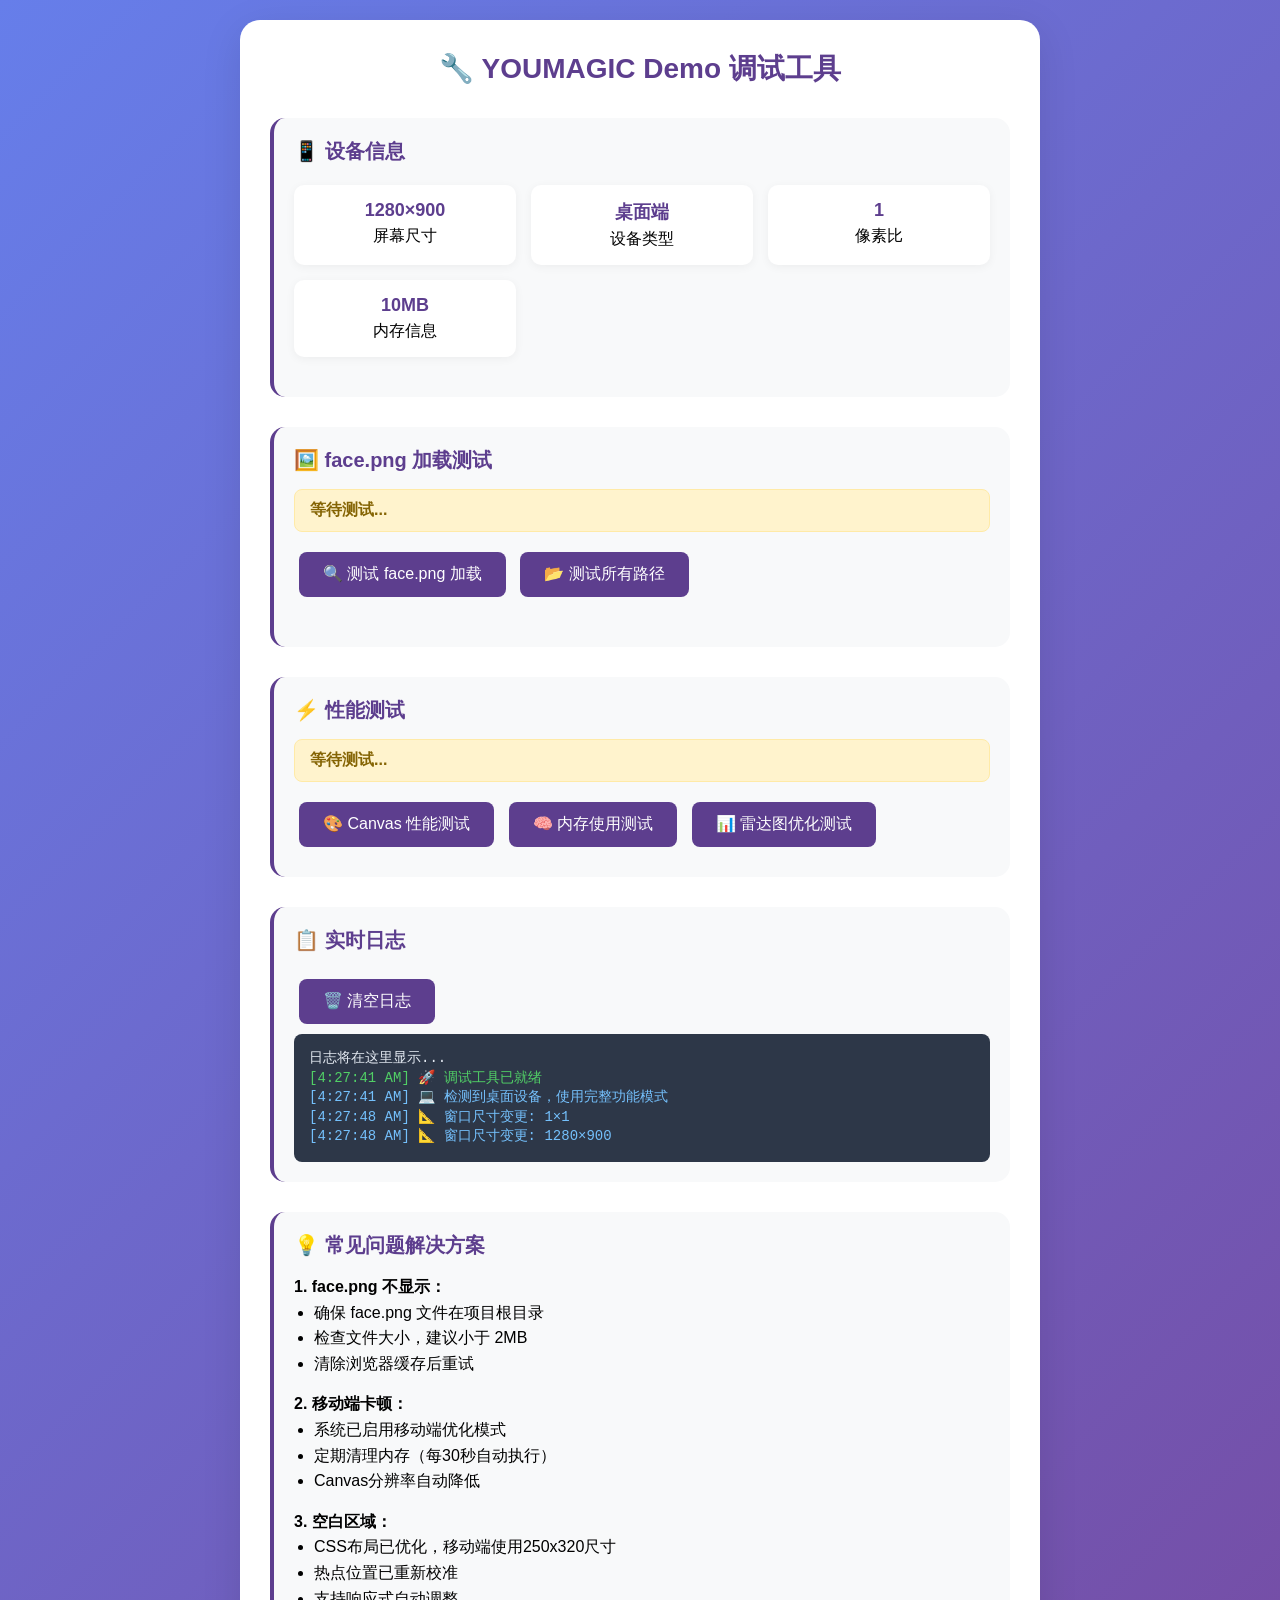
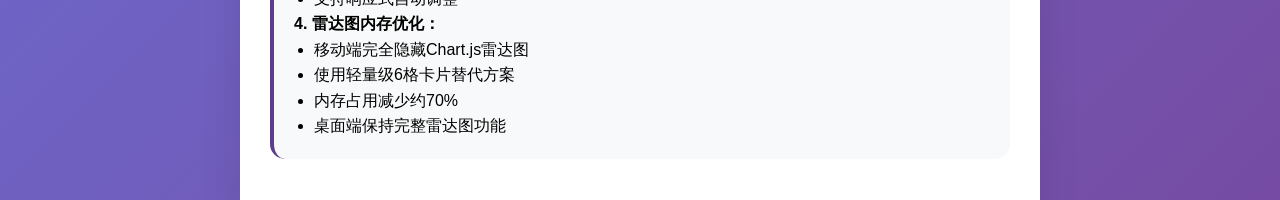
<file: debug.html>
<!DOCTYPE html>
<html lang="zh-CN">
<head>
    <meta charset="UTF-8">
    <meta name="viewport" content="width=device-width, initial-scale=1.0">
    <title>YOUMAGIC Demo 调试工具</title>
    <style>
        * {
            margin: 0;
            padding: 0;
            box-sizing: border-box;
        }
        
        body {
            font-family: -apple-system, BlinkMacSystemFont, 'Segoe UI', Roboto, sans-serif;
            background: linear-gradient(135deg, #667eea 0%, #764ba2 100%);
            min-height: 100vh;
            padding: 20px;
        }
        
        .container {
            max-width: 800px;
            margin: 0 auto;
            background: white;
            border-radius: 20px;
            padding: 30px;
            box-shadow: 0 10px 40px rgba(0, 0, 0, 0.1);
        }
        
        h1 {
            color: #5D3E8E;
            text-align: center;
            margin-bottom: 30px;
            font-size: 28px;
        }
        
        .debug-section {
            margin-bottom: 30px;
            padding: 20px;
            background: #f8f9fa;
            border-radius: 15px;
            border-left: 4px solid #5D3E8E;
        }
        
        .debug-section h2 {
            color: #5D3E8E;
            font-size: 20px;
            margin-bottom: 15px;
        }
        
        .status {
            padding: 10px 15px;
            border-radius: 8px;
            margin: 10px 0;
            font-weight: 600;
        }
        
        .status.success {
            background: #d4edda;
            color: #155724;
            border: 1px solid #c3e6cb;
        }
        
        .status.error {
            background: #f8d7da;
            color: #721c24;
            border: 1px solid #f5c6cb;
        }
        
        .status.warning {
            background: #fff3cd;
            color: #856404;
            border: 1px solid #ffeaa7;
        }
        
        .test-button {
            background: #5D3E8E;
            color: white;
            border: none;
            padding: 12px 24px;
            border-radius: 8px;
            cursor: pointer;
            font-size: 16px;
            margin: 10px 5px;
        }
        
        .test-button:hover {
            background: #4A2C75;
        }
        
        .image-test {
            text-align: center;
            margin: 20px 0;
        }
        
        .info-grid {
            display: grid;
            grid-template-columns: repeat(auto-fit, minmax(200px, 1fr));
            gap: 15px;
            margin: 20px 0;
        }
        
        .info-card {
            background: white;
            padding: 15px;
            border-radius: 10px;
            text-align: center;
            box-shadow: 0 2px 10px rgba(0, 0, 0, 0.05);
        }
        
        .info-card strong {
            color: #5D3E8E;
            display: block;
            font-size: 18px;
            margin-bottom: 5px;
        }
        
        .log-area {
            background: #2d3748;
            color: #e2e8f0;
            padding: 15px;
            border-radius: 8px;
            max-height: 200px;
            overflow-y: auto;
            font-family: 'Courier New', monospace;
            font-size: 14px;
            line-height: 1.4;
        }
    </style>
</head>
<body>
    <div class="container">
        <h1>🔧 YOUMAGIC Demo 调试工具</h1>
        
        <!-- 设备信息 -->
        <div class="debug-section">
            <h2>📱 设备信息</h2>
            <div class="info-grid">
                <div class="info-card">
                    <strong id="screenSize">-</strong>
                    <span>屏幕尺寸</span>
                </div>
                <div class="info-card">
                    <strong id="deviceType">-</strong>
                    <span>设备类型</span>
                </div>
                <div class="info-card">
                    <strong id="pixelRatio">-</strong>
                    <span>像素比</span>
                </div>
                <div class="info-card">
                    <strong id="memoryInfo">-</strong>
                    <span>内存信息</span>
                </div>
            </div>
        </div>
        
        <!-- face.png 加载测试 -->
        <div class="debug-section">
            <h2>🖼️ face.png 加载测试</h2>
            <div id="imageStatus" class="status warning">
                等待测试...
            </div>
            <button class="test-button" onclick="testFaceImage()">🔍 测试 face.png 加载</button>
            <button class="test-button" onclick="testAllPaths()">📂 测试所有路径</button>
            
            <div class="image-test">
                <img id="testImage" style="max-width: 200px; max-height: 200px; border-radius: 10px; display: none;">
            </div>
        </div>
        
                 <!-- 性能测试 -->
         <div class="debug-section">
             <h2>⚡ 性能测试</h2>
             <div id="performanceStatus" class="status warning">
                 等待测试...
             </div>
             <button class="test-button" onclick="testCanvasPerformance()">🎨 Canvas 性能测试</button>
             <button class="test-button" onclick="testMemoryUsage()">🧠 内存使用测试</button>
             <button class="test-button" onclick="testChartOptimization()">📊 雷达图优化测试</button>
         </div>
        
        <!-- 实时日志 -->
        <div class="debug-section">
            <h2>📋 实时日志</h2>
            <button class="test-button" onclick="clearLog()">🗑️ 清空日志</button>
            <div id="logArea" class="log-area">
                日志将在这里显示...
            </div>
        </div>
        
        <!-- 解决方案 -->
        <div class="debug-section">
            <h2>💡 常见问题解决方案</h2>
            <div style="line-height: 1.6;">
                <p><strong>1. face.png 不显示：</strong></p>
                <ul style="margin-left: 20px; margin-bottom: 15px;">
                    <li>确保 face.png 文件在项目根目录</li>
                    <li>检查文件大小，建议小于 2MB</li>
                    <li>清除浏览器缓存后重试</li>
                </ul>
                
                <p><strong>2. 移动端卡顿：</strong></p>
                <ul style="margin-left: 20px; margin-bottom: 15px;">
                    <li>系统已启用移动端优化模式</li>
                    <li>定期清理内存（每30秒自动执行）</li>
                    <li>Canvas分辨率自动降低</li>
                </ul>
                
                                 <p><strong>3. 空白区域：</strong></p>
                 <ul style="margin-left: 20px;">
                     <li>CSS布局已优化，移动端使用250x320尺寸</li>
                     <li>热点位置已重新校准</li>
                     <li>支持响应式自动调整</li>
                 </ul>
                 
                 <p><strong>4. 雷达图内存优化：</strong></p>
                 <ul style="margin-left: 20px;">
                     <li>移动端完全隐藏Chart.js雷达图</li>
                     <li>使用轻量级6格卡片替代方案</li>
                     <li>内存占用减少约70%</li>
                     <li>桌面端保持完整雷达图功能</li>
                 </ul>
            </div>
        </div>
    </div>

    <script>
        let logArea = document.getElementById('logArea');
        
        function log(message, type = 'info') {
            const timestamp = new Date().toLocaleTimeString();
            const color = type === 'error' ? '#ff6b6b' : type === 'success' ? '#51cf66' : '#74c0fc';
            logArea.innerHTML += `<div style="color: ${color}">[${timestamp}] ${message}</div>`;
            logArea.scrollTop = logArea.scrollHeight;
        }
        
        function clearLog() {
            logArea.innerHTML = '日志已清空...';
        }
        
        // 初始化设备信息
        function initDeviceInfo() {
            document.getElementById('screenSize').textContent = `${window.innerWidth}×${window.innerHeight}`;
            document.getElementById('deviceType').textContent = window.innerWidth <= 768 ? '移动端' : '桌面端';
            document.getElementById('pixelRatio').textContent = window.devicePixelRatio || 1;
            
            // 内存信息（如果支持）
            if (performance.memory) {
                const memory = Math.round(performance.memory.usedJSHeapSize / 1024 / 1024);
                document.getElementById('memoryInfo').textContent = `${memory}MB`;
            } else {
                document.getElementById('memoryInfo').textContent = '不支持';
            }
        }
        
        // 测试 face.png 加载
        function testFaceImage() {
            log('开始测试 face.png 加载...', 'info');
            const img = new Image();
            const testImg = document.getElementById('testImage');
            const status = document.getElementById('imageStatus');
            
            img.onload = function() {
                log('✅ face.png 加载成功！', 'success');
                status.className = 'status success';
                status.textContent = '✅ face.png 加载成功';
                testImg.src = img.src;
                testImg.style.display = 'block';
                log(`图片尺寸: ${img.naturalWidth}×${img.naturalHeight}`, 'info');
            };
            
            img.onerror = function() {
                log('❌ face.png 加载失败', 'error');
                status.className = 'status error';
                status.textContent = '❌ face.png 加载失败，请检查文件是否存在';
            };
            
            img.src = 'face.png';
        }
        
        // 测试所有可能的路径
        function testAllPaths() {
            const paths = [
                'face.png',
                './face.png',
                '/youmagic-demo/face.png',
                '/face.png'
            ];
            
            log('测试所有可能的路径...', 'info');
            
            paths.forEach((path, index) => {
                setTimeout(() => {
                    const img = new Image();
                    img.onload = function() {
                        log(`✅ 路径 ${path} 加载成功`, 'success');
                    };
                    img.onerror = function() {
                        log(`❌ 路径 ${path} 加载失败`, 'error');
                    };
                    img.src = path;
                }, index * 1000);
            });
        }
        
        // Canvas 性能测试
        function testCanvasPerformance() {
            log('开始 Canvas 性能测试...', 'info');
            const canvas = document.createElement('canvas');
            const ctx = canvas.getContext('2d');
            
            // 测试不同分辨率的渲染时间
            const sizes = [
                {width: 300, height: 400, name: '桌面端'},
                {width: 250, height: 320, name: '移动端优化'}
            ];
            
            sizes.forEach(size => {
                const startTime = performance.now();
                
                canvas.width = size.width;
                canvas.height = size.height;
                
                // 模拟绘制操作
                for (let i = 0; i < 100; i++) {
                    ctx.beginPath();
                    ctx.arc(Math.random() * size.width, Math.random() * size.height, 5, 0, 2 * Math.PI);
                    ctx.fill();
                }
                
                const endTime = performance.now();
                const duration = Math.round(endTime - startTime);
                log(`${size.name} (${size.width}×${size.height}): ${duration}ms`, duration < 50 ? 'success' : 'error');
            });
            
            document.getElementById('performanceStatus').className = 'status success';
            document.getElementById('performanceStatus').textContent = '✅ Canvas 性能测试完成，查看日志了解详情';
        }
        
                 // 内存使用测试
         function testMemoryUsage() {
             if (!performance.memory) {
                 log('❌ 浏览器不支持内存监控', 'error');
                 return;
             }
             
             log('开始内存使用测试...', 'info');
             const memory = performance.memory;
             
             log(`已使用内存: ${Math.round(memory.usedJSHeapSize / 1024 / 1024)}MB`, 'info');
             log(`内存限制: ${Math.round(memory.jsHeapSizeLimit / 1024 / 1024)}MB`, 'info');
             log(`内存使用率: ${Math.round(memory.usedJSHeapSize / memory.jsHeapSizeLimit * 100)}%`, 'info');
             
             if (memory.usedJSHeapSize / memory.jsHeapSizeLimit > 0.8) {
                 log('⚠️ 内存使用率过高，建议刷新页面', 'error');
             } else {
                 log('✅ 内存使用正常', 'success');
             }
         }
         
         // 雷达图优化测试
         function testChartOptimization() {
             log('开始雷达图优化测试...', 'info');
             
             const isMobile = window.innerWidth <= 768;
             log(`设备类型: ${isMobile ? '移动端' : '桌面端'}`, 'info');
             
             // 检查Chart.js是否加载
             if (typeof Chart !== 'undefined') {
                 log('✅ Chart.js 已加载', 'success');
                 
                 // 检查Chart实例数量
                 const chartCount = Object.keys(Chart.instances || {}).length;
                 log(`当前Chart实例数量: ${chartCount}`, chartCount > 5 ? 'error' : 'info');
                 
                 if (isMobile) {
                     log('📱 移动端：应该使用轻量级替代方案', 'info');
                     
                     // 检查是否正确隐藏了雷达图
                     const radarChart = document.querySelector('.chart-container');
                     if (radarChart) {
                         const isHidden = window.getComputedStyle(radarChart).display === 'none';
                         log(`雷达图容器隐藏状态: ${isHidden ? '✅ 已隐藏' : '❌ 仍显示'}`, isHidden ? 'success' : 'error');
                     }
                     
                     // 检查移动端替代组件
                     const mobileScores = document.querySelector('.mobile-skin-scores');
                     if (mobileScores) {
                         const isVisible = window.getComputedStyle(mobileScores).display !== 'none';
                         log(`移动端皮肤指数: ${isVisible ? '✅ 正常显示' : '❌ 未显示'}`, isVisible ? 'success' : 'error');
                     } else {
                         log('❌ 未找到移动端皮肤指数组件', 'error');
                     }
                 } else {
                     log('💻 桌面端：应该使用完整雷达图', 'info');
                     
                     // 检查桌面端雷达图显示
                     const radarChart = document.querySelector('.chart-container');
                     if (radarChart) {
                         const isVisible = window.getComputedStyle(radarChart).display !== 'none';
                         log(`雷达图容器显示状态: ${isVisible ? '✅ 正常显示' : '❌ 被隐藏'}`, isVisible ? 'success' : 'error');
                     }
                 }
                 
                 // 检查Chart.js配置优化
                 if (Chart.defaults) {
                     log(`Chart动画时长: ${Chart.defaults.animation?.duration || '未设置'}ms`, 'info');
                     log(`图例显示: ${Chart.defaults.plugins?.legend?.display !== false ? '开启' : '关闭'}`, 'info');
                 }
                 
             } else {
                 log('❌ Chart.js 未加载', 'error');
             }
             
             // 内存使用建议
             if (performance.memory) {
                 const memoryMB = Math.round(performance.memory.usedJSHeapSize / 1024 / 1024);
                 if (isMobile && memoryMB > 50) {
                     log(`⚠️ 移动端内存使用${memoryMB}MB，建议优化`, 'error');
                 } else {
                     log(`✅ 内存使用${memoryMB}MB，符合预期`, 'success');
                 }
             }
             
             log('雷达图优化测试完成', 'success');
         }
        
        // 页面加载时初始化
        document.addEventListener('DOMContentLoaded', function() {
            initDeviceInfo();
            log('🚀 调试工具已就绪', 'success');
            
            // 自动检测设备类型并给出建议
            if (window.innerWidth <= 768) {
                log('📱 检测到移动设备，已启用性能优化模式', 'info');
            } else {
                log('💻 检测到桌面设备，使用完整功能模式', 'info');
            }
        });
        
        // 监听窗口大小变化
        window.addEventListener('resize', function() {
            initDeviceInfo();
            log(`📐 窗口尺寸变更: ${window.innerWidth}×${window.innerHeight}`, 'info');
        });
    </script>
</body>
</html>
</file>
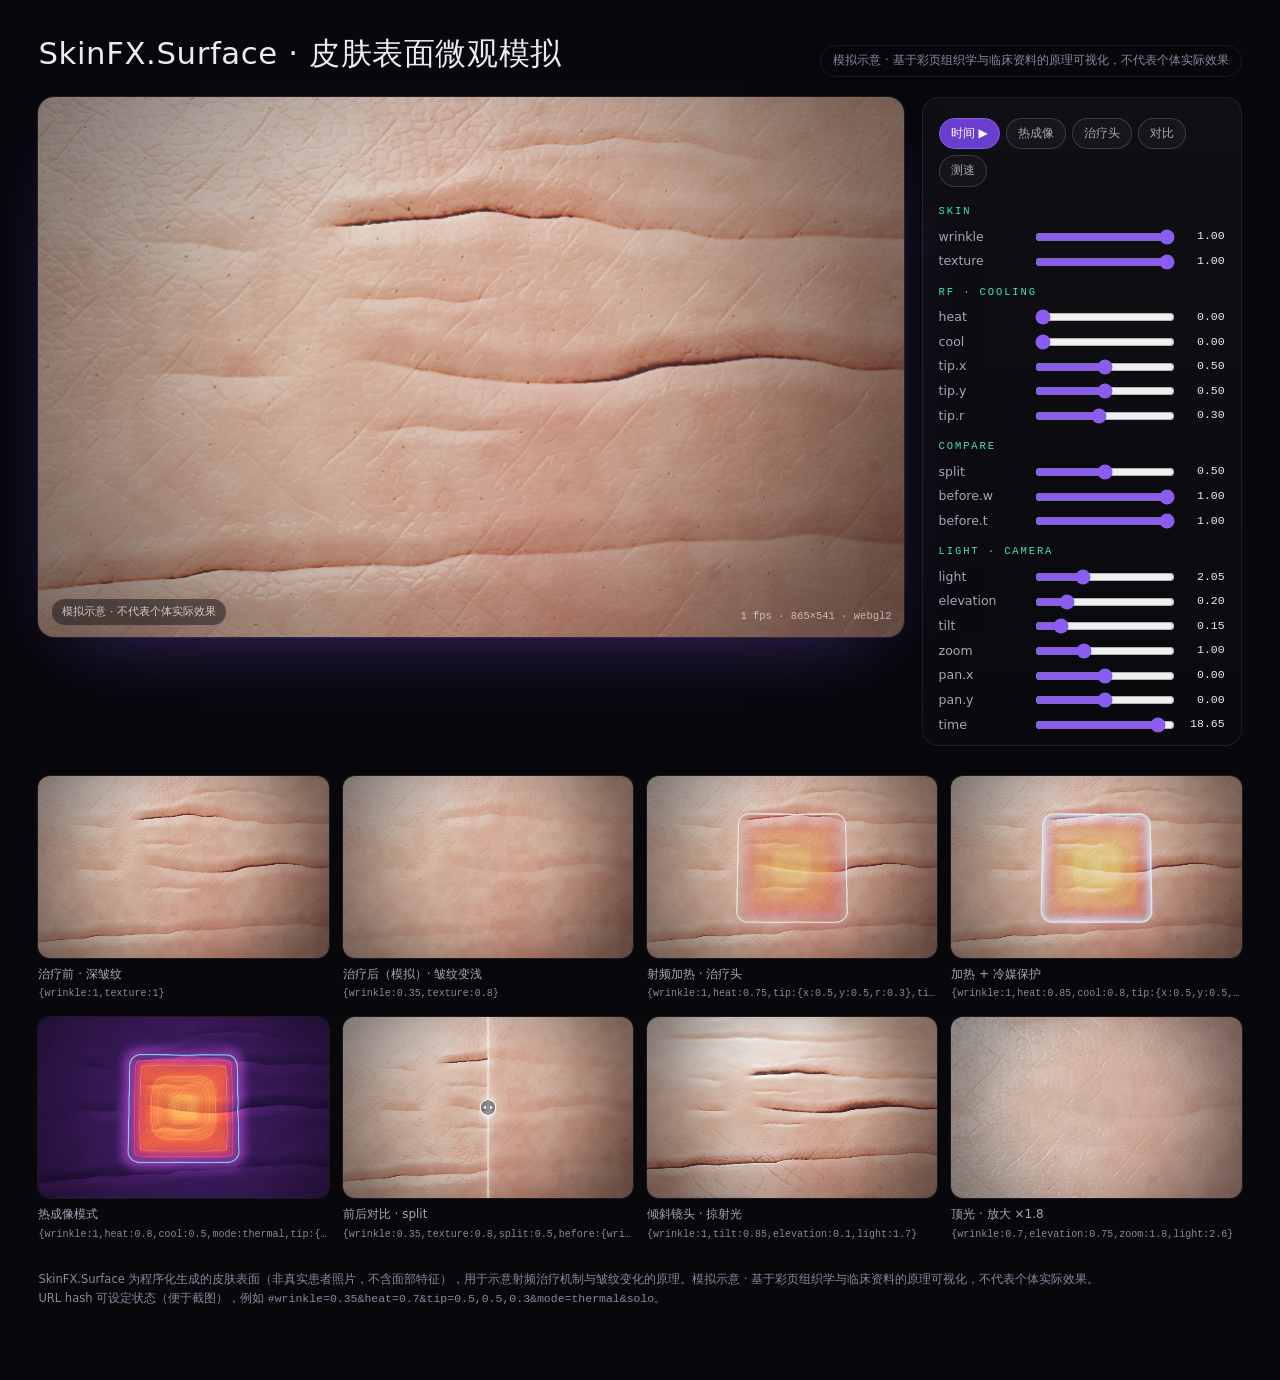
<file: fx/skin-surface-demo.html>
<!doctype html>
<html lang="zh-CN">
<head>
<meta charset="utf-8" />
<meta name="robots" content="noindex, nofollow">
<meta name="viewport" content="width=device-width, initial-scale=1" />
<title>SkinFX.Surface — 皮肤表面模拟</title>
<link rel="stylesheet" href="../css/base.css" />
<style>
  body { background: #07070c; color: var(--text); }
  .page { max-width: 1480px; margin: 0 auto; padding: 28px clamp(16px, 3vw, 40px) 60px; }
  .top { display: flex; flex-wrap: wrap; align-items: baseline; justify-content: space-between; gap: 10px 24px; margin-bottom: 18px; }
  .top h1 { font-family: var(--f-display); font-weight: 300; font-size: clamp(22px, 2.4vw, 32px); margin: 0; letter-spacing: .02em; }
  .top h1 b { font-weight: 500; }
  .sim { font-size: 12px; color: var(--text-3); border: 1px solid var(--line); border-radius: 999px; padding: 5px 12px; }
  .live { display: grid; grid-template-columns: minmax(0, 1fr) 320px; gap: 18px; align-items: start; }
  @media (max-width: 980px) { .live { grid-template-columns: minmax(0, 1fr); } }
  .stage { position: relative; border-radius: 16px; overflow: hidden; background: #000; aspect-ratio: 16 / 10; box-shadow: 0 0 0 1px var(--line), 0 30px 80px -40px rgba(138, 92, 240, .5); }
  .stage canvas { position: absolute; inset: 0; width: 100%; height: 100%; touch-action: none; }
  .stage .lbl { position: absolute; left: 14px; bottom: 12px; font-size: 11px; color: rgba(255,255,255,.72); background: rgba(7,7,12,.45); padding: 4px 10px; border-radius: 999px; backdrop-filter: blur(6px); pointer-events: none; }
  .stage .side { position: absolute; top: 12px; font-family: var(--f-mono); font-size: 11px; letter-spacing: .12em; color: #fff; background: rgba(7,7,12,.5); padding: 4px 10px; border-radius: 999px; pointer-events: none; }
  .stage .side.l { left: 14px; } .stage .side.r { right: 14px; }
  .stage .perf { position: absolute; right: 12px; bottom: 12px; font-family: var(--f-mono); font-size: 10.5px; color: rgba(255,255,255,.6); pointer-events: none; }
  .panel { background: linear-gradient(180deg, rgba(255,255,255,.035), rgba(255,255,255,.01)); border: 1px solid var(--line); border-radius: 16px; padding: 16px 16px 10px; display: grid; gap: 4px; }
  .panel h3 { margin: 8px 0 2px; font-family: var(--f-mono); font-size: 10.5px; letter-spacing: .18em; color: var(--mint); font-weight: 400; text-transform: uppercase; }
  .row { display: grid; grid-template-columns: 86px minmax(0, 1fr) 44px; align-items: center; gap: 8px; }
  .row label { font-size: 12.5px; color: var(--text-2); }
  .row output { font-family: var(--f-mono); font-size: 11.5px; text-align: right; color: var(--text); }
  .row input[type=range] { width: 100%; accent-color: var(--violet); }
  .toggles { display: flex; flex-wrap: wrap; gap: 6px; margin: 4px 0; }
  .toggles button { border: 1px solid var(--line-2); background: rgba(255,255,255,.03); color: var(--text-2); border-radius: 999px; padding: 5px 11px; font-size: 12px; cursor: pointer; }
  .toggles button[aria-pressed="true"] { background: var(--violet-2); border-color: var(--violet); color: #fff; }
  .grid-states { margin-top: 30px; display: grid; grid-template-columns: repeat(4, minmax(0, 1fr)); gap: 14px; }
  @media (max-width: 1100px) { .grid-states { grid-template-columns: repeat(2, minmax(0, 1fr)); } }
  @media (max-width: 560px) { .grid-states { grid-template-columns: minmax(0, 1fr); } }
  .tile { margin: 0; }
  .tile canvas { width: 100%; aspect-ratio: 16 / 10; border-radius: 12px; display: block; background: #000; box-shadow: 0 0 0 1px var(--line); cursor: pointer; }
  .tile figcaption { font-size: 12px; color: var(--text-2); margin-top: 7px; display: grid; gap: 2px; min-width: 0; }
  .tile figcaption code { font-family: var(--f-mono); font-size: 10px; color: var(--text-3); white-space: nowrap; overflow: hidden; text-overflow: ellipsis; }
  .foot { margin-top: 26px; font-size: 11.5px; color: var(--text-3); line-height: 1.7; }
  .nogl { padding: 40px; text-align: center; color: var(--text-2); }
  body.solo .page { max-width: none; padding: 0; }
  body.solo .top, body.solo .panel, body.solo .grid-states, body.solo .foot, body.solo .perf { display: none; }
  body.solo .live { display: block; }
  body.solo .stage { border-radius: 0; aspect-ratio: auto; height: 100vh; box-shadow: none; }
</style>
</head>
<body>
<div class="page">
  <header class="top">
    <h1><b>SkinFX.Surface</b> · 皮肤表面微观模拟</h1>
    <span class="sim">模拟示意 · 基于彩页组织学与临床资料的原理可视化，不代表个体实际效果</span>
  </header>

  <section class="live">
    <div class="stage" id="stage">
      <canvas id="cv" aria-label="程序化皮肤表面实时模拟"></canvas>
      <span class="side l" id="sideL" hidden>治疗前</span>
      <span class="side r" id="sideR" hidden>治疗后（模拟）</span>
      <span class="lbl">模拟示意 · 不代表个体实际效果</span>
      <span class="perf" id="perf"></span>
    </div>
    <div class="panel" id="panel">
      <div class="toggles">
        <button id="bPlay" aria-pressed="true">时间 ▶</button>
        <button id="bThermal" aria-pressed="false">热成像</button>
        <button id="bTip" aria-pressed="false">治疗头</button>
        <button id="bSplit" aria-pressed="false">对比</button>
        <button id="bBench" aria-pressed="false">测速</button>
      </div>
      <h3>Skin</h3>
      <div class="row"><label for="wrinkle">wrinkle</label><input id="wrinkle" type="range" min="0" max="1" step="0.01" value="1"><output></output></div>
      <div class="row"><label for="texture">texture</label><input id="texture" type="range" min="0" max="1" step="0.01" value="1"><output></output></div>
      <h3>RF · Cooling</h3>
      <div class="row"><label for="heat">heat</label><input id="heat" type="range" min="0" max="1" step="0.01" value="0"><output></output></div>
      <div class="row"><label for="cool">cool</label><input id="cool" type="range" min="0" max="1" step="0.01" value="0"><output></output></div>
      <div class="row"><label for="tipx">tip.x</label><input id="tipx" type="range" min="0" max="1" step="0.005" value="0.5"><output></output></div>
      <div class="row"><label for="tipy">tip.y</label><input id="tipy" type="range" min="0" max="1" step="0.005" value="0.5"><output></output></div>
      <div class="row"><label for="tipr">tip.r</label><input id="tipr" type="range" min="0.05" max="0.6" step="0.005" value="0.3"><output></output></div>
      <h3>Compare</h3>
      <div class="row"><label for="split">split</label><input id="split" type="range" min="0" max="1" step="0.005" value="0.5"><output></output></div>
      <div class="row"><label for="bw">before.w</label><input id="bw" type="range" min="0" max="1" step="0.01" value="1"><output></output></div>
      <div class="row"><label for="bt">before.t</label><input id="bt" type="range" min="0" max="1" step="0.01" value="1"><output></output></div>
      <h3>Light · Camera</h3>
      <div class="row"><label for="light">light</label><input id="light" type="range" min="0" max="6.283" step="0.01" value="2.05"><output></output></div>
      <div class="row"><label for="elevation">elevation</label><input id="elevation" type="range" min="0" max="1" step="0.01" value="0.2"><output></output></div>
      <div class="row"><label for="tilt">tilt</label><input id="tilt" type="range" min="0" max="1" step="0.01" value="0.15"><output></output></div>
      <div class="row"><label for="zoom">zoom</label><input id="zoom" type="range" min="0.5" max="2" step="0.01" value="1"><output></output></div>
      <div class="row"><label for="panx">pan.x</label><input id="panx" type="range" min="-1" max="1" step="0.01" value="0"><output></output></div>
      <div class="row"><label for="pany">pan.y</label><input id="pany" type="range" min="-1" max="1" step="0.01" value="0"><output></output></div>
      <div class="row"><label for="time">time</label><input id="time" type="range" min="0" max="20" step="0.01" value="0"><output></output></div>
    </div>
  </section>

  <section class="grid-states" id="grid" aria-label="状态网格"></section>

  <p class="foot">SkinFX.Surface 为程序化生成的皮肤表面（非真实患者照片，不含面部特征），用于示意射频治疗机制与皱纹变化的原理。模拟示意 · 基于彩页组织学与临床资料的原理可视化，不代表个体实际效果。<br>
  URL hash 可设定状态（便于截图），例如 <code>#wrinkle=0.35&amp;heat=0.7&amp;tip=0.5,0.5,0.3&amp;mode=thermal&amp;solo</code>。</p>
</div>

<script src="../js/fx/skin-surface.js"></script>
<script>
(function () {
  'use strict';
  var $ = function (id) { return document.getElementById(id); };
  var cv = $('cv');
  var qs = new URLSearchParams(location.search);
  var fx = window.SkinFX && SkinFX.Surface.create(cv, { seed: +qs.get('seed') || 7, dpr: +qs.get('dpr') || undefined, forceWebGL1: qs.get('gl') === '1' });
  window.__fx = fx;
  if (!fx) { $('stage').innerHTML = '<div class="nogl">此浏览器不支持 WebGL，无法显示实时模拟。</div>'; return; }

  var ids = ['wrinkle', 'texture', 'heat', 'cool', 'tipx', 'tipy', 'tipr', 'split', 'bw', 'bt', 'light', 'elevation', 'tilt', 'zoom', 'panx', 'pany', 'time'];
  var ui = {}; ids.forEach(function (k) { ui[k] = $(k); });
  var flags = { play: true, thermal: false, tip: false, split: false };
  var P = { time: 0, wrinkle: 1, texture: 1, heat: 0, cool: 0, tip: null, split: -1, before: { wrinkle: 1, texture: 1 },
            light: 2.05, elevation: 0.2, tilt: 0.15, zoom: 1, pan: { x: 0, y: 0 }, mode: 'photo' };
  var tipObj = { x: 0.5, y: 0.5, r: 0.3 };

  // ---- hash state (for screenshots) ----
  function applyHash() {
    var h = location.hash.replace(/^#/, ''); if (!h) return;
    h.split('&').forEach(function (kv) {
      var p = kv.split('='), k = p[0], v = p[1];
      if (k === 'solo') { document.body.classList.add('solo'); return; }
      if (k === 'mode') { flags.thermal = v === 'thermal'; return; }
      if (k === 'play') { flags.play = v !== '0'; return; }
      if (k === 'tip') { var a = (v || '').split(',').map(Number); flags.tip = true; ui.tipx.value = a[0]; ui.tipy.value = a[1]; if (a[2]) ui.tipr.value = a[2]; return; }
      if (k === 'split') { flags.split = true; ui.split.value = v; return; }
      if (k === 'before') { var b = v.split(',').map(Number); ui.bw.value = b[0]; ui.bt.value = b[1]; return; }
      if (k === 'pan') { var c = v.split(',').map(Number); ui.panx.value = c[0]; ui.pany.value = c[1]; return; }
      if (ui[k]) ui[k].value = v;
    });
  }
  applyHash();

  function sync() {
    ids.forEach(function (k) { var o = ui[k].nextElementSibling; o.textContent = (+ui[k].value).toFixed(2); });
    P.wrinkle = +ui.wrinkle.value; P.texture = +ui.texture.value; P.heat = +ui.heat.value; P.cool = +ui.cool.value;
    tipObj.x = +ui.tipx.value; tipObj.y = +ui.tipy.value; tipObj.r = +ui.tipr.value; P.tip = flags.tip ? tipObj : null;
    P.split = flags.split ? +ui.split.value : -1; P.before.wrinkle = +ui.bw.value; P.before.texture = +ui.bt.value;
    P.light = +ui.light.value; P.elevation = +ui.elevation.value; P.tilt = +ui.tilt.value; P.zoom = +ui.zoom.value;
    P.pan.x = +ui.panx.value; P.pan.y = +ui.pany.value; P.mode = flags.thermal ? 'thermal' : 'photo';
    if (!flags.play) P.time = +ui.time.value;
    $('bPlay').setAttribute('aria-pressed', flags.play); $('bThermal').setAttribute('aria-pressed', flags.thermal);
    $('bTip').setAttribute('aria-pressed', flags.tip); $('bSplit').setAttribute('aria-pressed', flags.split);
    $('sideL').hidden = $('sideR').hidden = !flags.split;
  }
  ids.forEach(function (k) { ui[k].addEventListener('input', sync); });
  $('bPlay').onclick = function () { flags.play = !flags.play; sync(); };
  $('bThermal').onclick = function () { flags.thermal = !flags.thermal; sync(); };
  $('bTip').onclick = function () { flags.tip = !flags.tip; sync(); };
  $('bSplit').onclick = function () { flags.split = !flags.split; if (flags.split && +ui.wrinkle.value > 0.6) { ui.wrinkle.value = 0.35; ui.texture.value = 0.8; } sync(); };
  sync();

  // drag the split handle / tip on the canvas
  var dragging = false;
  function pointer(e) {
    var r = cv.getBoundingClientRect(); var x = (e.clientX - r.left) / r.width, y = (e.clientY - r.top) / r.height;
    if (flags.split) { ui.split.value = Math.max(0, Math.min(1, x)); }
    else if (flags.tip) { ui.tipx.value = x; ui.tipy.value = y; }
    sync();
  }
  cv.addEventListener('pointerdown', function (e) { dragging = true; cv.setPointerCapture(e.pointerId); pointer(e); });
  cv.addEventListener('pointermove', function (e) { if (dragging) pointer(e); });
  cv.addEventListener('pointerup', function () { dragging = false; });

  function size() { var r = cv.getBoundingClientRect(); fx.resize(r.width, r.height); }
  new ResizeObserver(size).observe(cv); size();

  // ---- live loop (the demo drives time; the engine has no clock) ----
  var t0 = performance.now(), last = t0, acc = 0, n = 0, holdPerf = 0;
  function frame(now) {
    if (flags.play) { P.time = (now - t0) / 1000; ui.time.value = P.time % 20; ui.time.nextElementSibling.textContent = (P.time % 20).toFixed(2); }
    fx.render(P);
    acc += now - last; last = now; n++;
    if (acc > 500 && now > holdPerf) { $('perf').textContent = (1000 * n / acc).toFixed(0) + ' fps · ' + cv.width + '×' + cv.height + (fx.webgl2 ? ' · webgl2' : ' · webgl1'); acc = 0; n = 0; }
    requestAnimationFrame(frame);
  }
  requestAnimationFrame(frame);

  // ---- benchmark: GPU time per frame (timer queries when available) ----
  $('bBench').onclick = function () {
    var gl = fx.gl, ext = fx.webgl2 && gl.getExtension('EXT_disjoint_timer_query_webgl2'), px = new Uint8Array(4);
    var cases = [
      ['shade', function (q, i) { q.time = i * 0.016; }],
      ['wrinkle', function (q, i) { q.wrinkle = 0.5 + (i % 2) * 0.01; }],
      ['camera', function (q, i) { q.zoom = 1 + (i % 2) * 0.01; }]
    ];
    var out = [];
    function base() { var q = {}; for (var k in P) q[k] = P[k]; return q; }
    if (!ext) {  // fallback: sync every frame with readPixels (includes sync overhead)
      cases.forEach(function (c) {
        var q = base(), s = performance.now();
        for (var i = 0; i < 20; i++) { c[1](q, i); fx.render(q); gl.readPixels(0, 0, 1, 1, gl.RGBA, gl.UNSIGNED_BYTE, px); }
        out.push(c[0] + ' ' + ((performance.now() - s) / 20).toFixed(2) + 'ms*');
      });
      $('perf').textContent = out.join(' · ') + ' @' + cv.width + '×' + cv.height;
      holdPerf = performance.now() + 8000;
      return;
    }
    var pending = cases.map(function (c) {
      var q = base(), qs = [];
      for (var i = 0; i < 20; i++) {
        c[1](q, i); var tq = gl.createQuery();
        gl.beginQuery(ext.TIME_ELAPSED_EXT, tq); fx.render(q); gl.endQuery(ext.TIME_ELAPSED_EXT); qs.push(tq);
        gl.readPixels(0, 0, 1, 1, gl.RGBA, gl.UNSIGNED_BYTE, px); // serialise frames so timings don't overlap
      }
      return [c[0], qs];
    });
    setTimeout(function () {
      pending.forEach(function (pc) {
        var t = [];
        pc[1].forEach(function (tq) {
          if (gl.getQueryParameter(tq, gl.QUERY_RESULT_AVAILABLE)) t.push(gl.getQueryParameter(tq, gl.QUERY_RESULT) / 1e6);
          gl.deleteQuery(tq);
        });
        t.sort(function (a, b) { return a - b; });
        out.push(pc[0] + ' ' + (t.length ? t[t.length >> 1].toFixed(2) + 'ms' : 'n/a'));
      });
      $('perf').textContent = 'GPU ' + out.join(' · ') + ' @' + cv.width + '×' + cv.height;
      holdPerf = performance.now() + 8000;
      console.log('[SkinFX.Surface bench]', out.join(', '), cv.width + 'x' + cv.height);
    }, 400);
  };

  // ---- deterministic state grid (one offscreen engine -> 2D tiles) ----
  var STATES = [
    ['治疗前 · 深皱纹', { wrinkle: 1, texture: 1 }],
    ['治疗后（模拟）· 皱纹变浅', { wrinkle: 0.35, texture: 0.8 }],
    ['射频加热 · 治疗头', { wrinkle: 1, heat: 0.75, tip: { x: 0.5, y: 0.5, r: 0.3 }, time: 1.2 }],
    ['加热 + 冷媒保护', { wrinkle: 1, heat: 0.85, cool: 0.8, tip: { x: 0.5, y: 0.5, r: 0.3 }, time: 2.0 }],
    ['热成像模式', { wrinkle: 1, heat: 0.8, cool: 0.5, mode: 'thermal', tip: { x: 0.5, y: 0.5, r: 0.3 }, time: 0.6 }],
    ['前后对比 · split', { wrinkle: 0.35, texture: 0.8, split: 0.5, before: { wrinkle: 1, texture: 1 }, tilt: 0.35 }],
    ['倾斜镜头 · 掠射光', { wrinkle: 1, tilt: 0.85, elevation: 0.1, light: 1.7 }],
    ['顶光 · 放大 ×1.8', { wrinkle: 0.7, elevation: 0.75, zoom: 1.8, light: 2.6 }]
  ];
  var off = document.createElement('canvas');
  var fxo = SkinFX.Surface.create(off, { seed: 7, dpr: 1, preserveDrawingBuffer: true });
  var grid = $('grid');
  if (fxo) {
    var TW = 640, TH = 400; fxo.resize(TW, TH);
    STATES.forEach(function (st) {
      var fig = document.createElement('figure'); fig.className = 'tile';
      var c = document.createElement('canvas'); c.width = TW; c.height = TH;
      var cap = document.createElement('figcaption');
      cap.innerHTML = '<span>' + st[0] + '</span><code>' + JSON.stringify(st[1]).replace(/"/g, '') + '</code>';
      fig.appendChild(c); fig.appendChild(cap); grid.appendChild(fig);
      fxo.render(st[1]);
      c.getContext('2d').drawImage(off, 0, 0);
      c.onclick = function () {
        var s = st[1];
        ui.wrinkle.value = s.wrinkle != null ? s.wrinkle : 1; ui.texture.value = s.texture != null ? s.texture : 1;
        ui.heat.value = s.heat || 0; ui.cool.value = s.cool || 0;
        flags.tip = !!s.tip; if (s.tip) { ui.tipx.value = s.tip.x; ui.tipy.value = s.tip.y; ui.tipr.value = s.tip.r; }
        flags.split = s.split != null && s.split >= 0; if (flags.split) ui.split.value = s.split;
        flags.thermal = s.mode === 'thermal';
        ui.tilt.value = s.tilt != null ? s.tilt : 0.15; ui.elevation.value = s.elevation != null ? s.elevation : 0.2;
        ui.light.value = s.light != null ? s.light : 2.05; ui.zoom.value = s.zoom || 1; sync();
        window.scrollTo({ top: 0, behavior: 'smooth' });
      };
    });
    fxo.dispose();
  }
})();
</script>
</body>
</html>
</file>
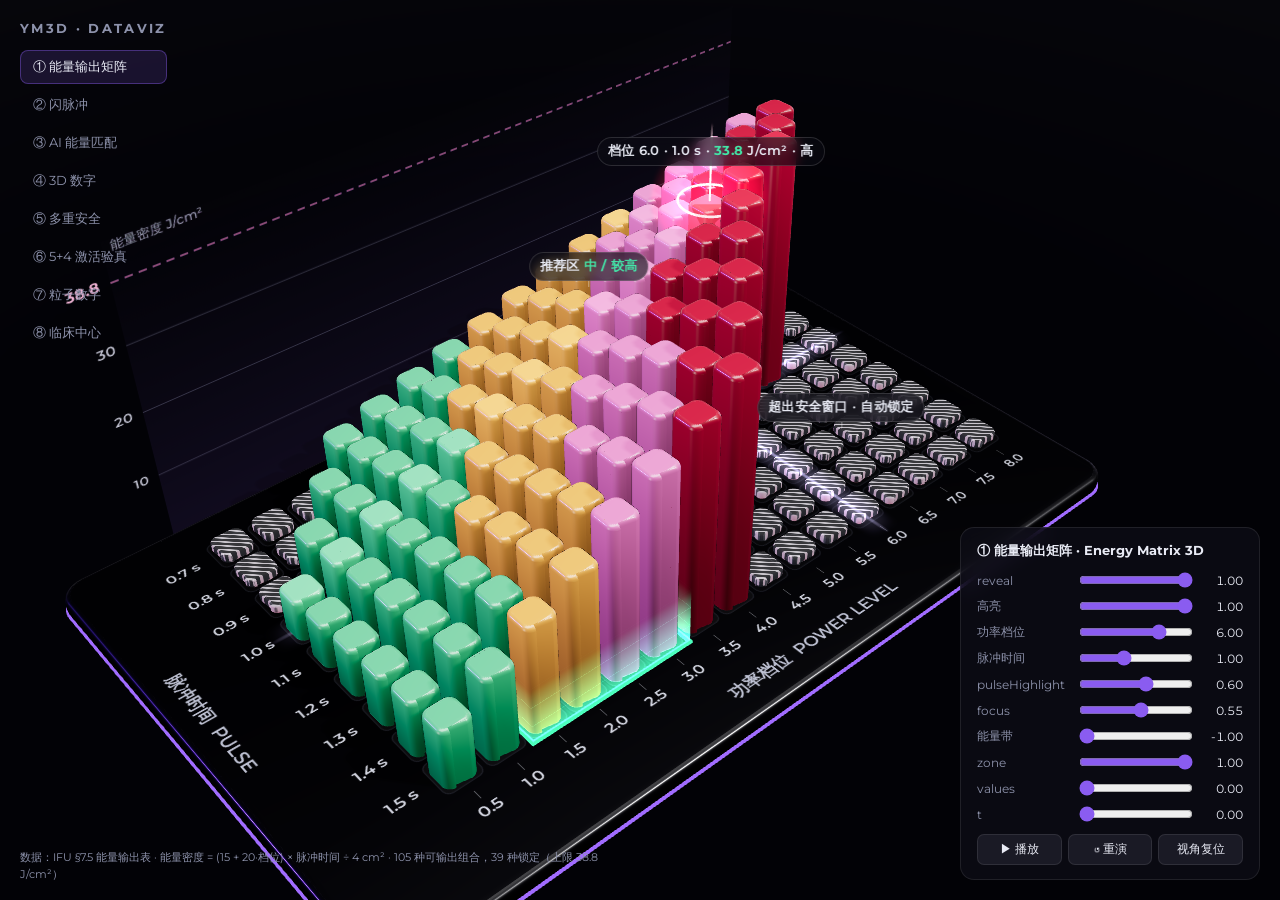
<file: fx3d/dataviz.html>
<!doctype html>
<html lang="zh-CN">
<head>
<meta charset="utf-8">
<meta name="viewport" content="width=device-width, initial-scale=1">
<title>YM3D · Data Viz Kit</title>
<style>
  @font-face { font-family: 'Montserrat'; src: url('../assets/fonts/Montserrat-VF.woff2') format('woff2'); font-weight: 100 900; font-display: block; }
  :root { --ink: #07070c; --fg: #e9ebf5; --dim: #8d92ab; --mint: #43e6a8; --violet: #8a5cf0; --line: rgba(255,255,255,.09); }
  * { box-sizing: border-box; }
  html, body { margin: 0; height: 100%; background: var(--ink); color: var(--fg); font-family: Montserrat, "PingFang SC", "Hiragino Sans GB", sans-serif; overflow: hidden; }
  #stage { position: fixed; inset: 0; width: 100vw; height: 100vh; display: block; cursor: grab; touch-action: none; }
  #stage:active { cursor: grabbing; }
  #labels { position: fixed; inset: 0; pointer-events: none; }
  .lb { position: absolute; transform: translate(-50%, -100%); white-space: nowrap; font-size: 12.5px; font-weight: 600; letter-spacing: .02em; padding: 5px 10px; border-radius: 999px;
        background: rgba(12,12,20,.62); border: 1px solid rgba(255,255,255,.14); backdrop-filter: blur(6px); -webkit-backdrop-filter: blur(6px); color: var(--fg); transition: opacity .15s; }
  .lb::after { content: ''; position: absolute; left: 50%; bottom: -7px; width: 1px; height: 6px; background: rgba(255,255,255,.4); }
  .lb.l { transform: translate(8px, -50%); } .lb.l::after { display: none; }
  .lb.r { transform: translate(calc(-100% - 8px), -50%); } .lb.r::after { display: none; }
  .lb.plain { background: none; border: 0; backdrop-filter: none; color: var(--dim); font-weight: 500; }
  .lb b { color: var(--mint); font-weight: 700; }
  .lb em { font-style: normal; color: #cbb8ff; }
  #nav { position: fixed; left: 20px; top: 20px; display: flex; flex-direction: column; gap: 4px; z-index: 3; }
  #nav h1 { margin: 0 0 10px; font-size: 13px; letter-spacing: .18em; font-weight: 700; color: var(--dim); }
  #nav button { all: unset; cursor: pointer; font-size: 13px; padding: 7px 12px; border-radius: 8px; color: var(--dim); border: 1px solid transparent; }
  #nav button:hover { color: var(--fg); }
  #nav button.on { color: var(--fg); background: rgba(138,92,240,.16); border-color: rgba(138,92,240,.4); }
  #panel { position: fixed; right: 20px; bottom: 20px; width: 300px; max-height: calc(100vh - 40px); overflow: auto; padding: 14px 16px; border-radius: 14px; z-index: 3;
           background: rgba(14,14,22,.78); border: 1px solid var(--line); backdrop-filter: blur(10px); -webkit-backdrop-filter: blur(10px); font-size: 12px; }
  #panel h2 { margin: 0 0 10px; font-size: 13px; font-weight: 700; }
  .row { display: grid; grid-template-columns: 92px 1fr 44px; align-items: center; gap: 8px; margin: 6px 0; }
  .row label { color: var(--dim); }
  .row output { text-align: right; font-variant-numeric: tabular-nums; }
  input[type=range] { width: 100%; accent-color: var(--violet); }
  select { width: 100%; background: #16161f; color: var(--fg); border: 1px solid var(--line); border-radius: 6px; padding: 3px; font: inherit; }
  .btns { display: flex; gap: 6px; margin-top: 10px; }
  .btns button { flex: 1; font: inherit; font-size: 12px; padding: 6px; border-radius: 7px; border: 1px solid var(--line); background: #1a1a25; color: var(--fg); cursor: pointer; }
  .btns button.on { border-color: var(--mint); color: var(--mint); }
  #cap { position: fixed; left: 20px; bottom: 18px; font-size: 11px; color: var(--dim); max-width: 46vw; line-height: 1.5; z-index: 3; }
  body.clean #nav, body.clean #panel, body.clean #cap { display: none; }
</style>
</head>
<body>
<canvas id="stage"></canvas>
<div id="labels"></div>
<nav id="nav"><h1>YM3D · DATAVIZ</h1></nav>
<div id="panel"><h2 id="ptitle"></h2><div id="controls"></div>
  <div class="btns"><button id="play">▶ 播放</button><button id="replay">↺ 重演</button><button id="reset">视角复位</button></div>
</div>
<div id="cap"></div>
<script type="importmap">{"imports":{"three":"../vendor/three.module.min.js"}}</script>
<script type="module">
import * as THREE from 'three';
import { createStage } from '../js/ym3d/stage.mjs';
import { createEnergyMatrix3D, createPulseTrain3D, createLoadCurve3D, createDigits3D, createShieldRings3D, createLock54, createParticleNumber, createMedallions, createStudioFloor, projectAnchors, ENERGY } from '../js/ym3d/dataviz.mjs';

await document.fonts.load('600 40px Montserrat'); await document.fonts.load('500 40px Montserrat'); await document.fonts.ready;

const canvas = document.getElementById('stage');
const dpr = Math.min(2, window.devicePixelRatio || 1);
const stage = createStage(THREE, canvas, { width: innerWidth, height: innerHeight, dpr, preserveDrawingBuffer: true, exposure: 1.0 });
const floor = createStudioFloor(THREE, { radius: 10 }); stage.scene.add(floor.object3d);

const loadImg = (src) => new Promise((res) => { const im = new Image(); im.onload = () => res(im); im.onerror = () => res(null); im.src = src; });
const centerImgs = await Promise.all([1, 2, 3, 4].map((i) => loadImg(`../assets/img/center-${i}.webp`)));
const CENTERS = ['中国医学科学院整形外科医院', '南方医科大学', '成都市第二人民医院', '新疆维吾尔自治区人民医院'];
const SAFETY7 = ['双条件触发', '接触压力感测', '中性电极回路监测', '实时阻抗监测', '功率监测', '超温报警', '制冷剂在位检测'];
const fmt = (v, d = 1) => Number(v).toFixed(d);

const ITEMS = {
  matrix: {
    title: '① 能量输出矩阵 · Energy Matrix 3D', floorY: -0.34,
    cap: '数据：IFU §7.5 能量输出表 · 能量密度 = (15 + 20·档位) × 脉冲时间 ÷ 4 cm² · 105 种可输出组合，39 种锁定（上限 38.8 J/cm²）',
    make: () => createEnergyMatrix3D(THREE, {}),
    controls: [['reveal', 0, 1, 0.01, 1], ['hl', 0, 1, 1, 1, '高亮'], ['lv', 0.5, 8, 0.5, 6, '功率档位'], ['p', 0.7, 1.5, 0.1, 1.0, '脉冲时间'], ['pulseHighlight', 0, 1, 0.01, 0.6], ['focus', 0, 1, 0.01, 0.55], ['band', -1, 3, 1, -1, '能量带'], ['zone', 0, 1, 0.01, 1], ['values', 0, 1, 0.01, 0], ['t', 0, 20, 0.01, 0]],
    params: (s) => ({ reveal: s.reveal, highlight: s.hl ? { lv: s.lv, p: s.p } : null, pulseHighlight: s.pulseHighlight, focus: s.band >= 0 ? Math.max(s.focus, 0.75) : s.hl ? s.focus : 0, band: s.band >= 0 ? s.band : null, zone: s.zone, values: s.values, t: s.t }),
    labels: (s) => {
      const d = ENERGY.density(s.lv, s.p), ok = ENERGY.isAllowed(s.lv, s.p), b = ENERGY.BANDS[ENERGY.bandIndex(d)];
      return [
        s.hl && ['highlight', ok ? `档位 ${fmt(s.lv)} · ${fmt(s.p)} s · <b>${fmt(d)}</b> J/cm² · ${b.label}` : `档位 ${fmt(s.lv)} · ${fmt(s.p)} s · <em>超限锁定</em>`],
        ['zone', '推荐区 <b>中 / 较高</b>'], ['locked', '超出安全窗口 · 自动锁定'],
      ];
    },
    anim: (u) => ({ reveal: Math.min(1, u / 3), t: u }),
  },
  pulse: {
    title: '② 闪脉冲 · Pulse Train 3D', floorY: -0.3,
    cap: '一个脉冲对应 0.1 秒（IFU p.9）· 脉冲时间 0.7–1.5 s = 7–15 个 100 ms 脉冲 · 前冷却 → 射频 → 后冷却（IFU §7.6）· 温度曲线为原理示意',
    make: () => createPulseTrain3D(THREE, {}),
    controls: [['pulses', 7, 15, 0.01, 10], ['flow', 0, 1, 0.001, 0.62], ['reveal', 0, 1, 0.01, 1], ['ribbons', 0, 1, 0.01, 1], ['t', 0, 20, 0.01, 0]],
    params: (s) => ({ pulses: s.pulses, flow: s.flow, reveal: s.reveal, ribbons: s.ribbons, t: s.t }),
    labels: (s) => [['rf', `<b>${Math.round(s.pulses)}</b> × 100 ms = ${fmt(Math.round(s.pulses) / 10)} s`], ['dermis', '真皮层 · 平稳升温'], ['epidermis', '表皮层 · 冷却保护']],
    anim: (u) => ({ flow: Math.min(1, (u % 6) / 5), t: u }),
  },
  load: {
    title: '③ AI 能量匹配 · Load Curve 3D', floorY: -0.3,
    cap: '数据：IFU p.31 图12 负载特性 · 额定负载 100–250 Ω 满功率 175 W · 测量范围 75–350 Ω',
    make: () => createLoadCurve3D(THREE, {}),
    controls: [['reveal', 0, 1, 0.01, 1], ['ohm', 75, 350, 1, 109], ['half', 0, 1, 0.01, 1], ['band', 0, 1, 0.01, 1], ['t', 0, 20, 0.01, 0]],
    params: (s) => ({ reveal: s.reveal, ohm: s.ohm, half: s.half, band: s.band, t: s.t }),
    labels: (s, c) => { const w = c.powerAt(s.ohm); const lk = s.ohm >= 100 && s.ohm <= 250; return [['marker', `${Math.round(s.ohm)} Ω → <b>${Math.round(w)} W</b>${lk ? ' · 恒定' : ''}`], ['band', '额定负载 <em>100–250 Ω</em>'], ['half', '半功率 95 W']]; },
    anim: (u) => ({ reveal: Math.min(1, u / 2.5), ohm: 212 + 125 * Math.sin(u * 0.7), t: u }),
  },
  digits: {
    title: '④ 3D 数字 · Digits 3D', floorY: -0.02,
    cap: '几何数字字形（无字体文件）· 斜面挤出 · 材质：品牌渐变金属 / 镀铬 / 金 / 玻璃 · 数值来源 data.js',
    make: (s) => createDigits3D(THREE, { material: s.mat || 'brand', size: 1 }),
    controls: [['text', ['1995', '212', '6.78', '175', '33.8', '900', '5+4', '100%', '-', '×']], ['rollFrom', ['', '0', '0000', '000', '0.00', '25']], ['mat', ['brand', 'chrome', 'gold', 'glass'], null, null, null, '材质'], ['reveal', 0, 1, 0.01, 1], ['roll', 0, 1, 0.01, 1], ['glint', -0.01, 1, 0.01, -0.01], ['t', 0, 20, 0.01, 0]],
    params: (s) => ({ text: s.text, rollFrom: s.rollFrom || null, roll: s.rollFrom ? s.roll : undefined, reveal: s.reveal, glint: s.glint < 0 ? null : s.glint, t: s.t }),
    labels: () => [],
    anim: (u) => ({ reveal: Math.min(1, u / 1.6), roll: Math.min(1, u / 2.4), glint: (u * 0.35) % 1.3, t: u }),
    rebuild: ['mat'],
  },
  shield: {
    title: '⑤ 多重安全 · Shield Rings 3D', floorY: -1.35,
    cap: '7 层防护示意（名称取自 IFU 安全联锁条目）· active 由内向外点亮 · explode 展开为分层塔',
    make: () => createShieldRings3D(THREE, {}),
    controls: [['active', 0, 7, 0.01, 7], ['explode', 0, 1, 0.01, 0], ['focus', -1, 6, 1, -1], ['t', 0, 20, 0.01, 2]],
    params: (s) => ({ active: s.active, explode: s.explode, focus: s.focus >= 0 ? s.focus : null, t: s.t }),
    labels: (s) => s.explode > 0.6 ? SAFETY7.map((n, i) => [`ring${i}`, `<b>${String(i + 1).padStart(2, '0')}</b> ${n}`, 'l']) : [['core', '多重安全联锁']],
    anim: (u) => ({ active: Math.min(7, u * 1.6), explode: u > 6 ? Math.min(1, (u - 6) / 1.5) : 0, t: u }),
  },
  lock: {
    title: '⑥ 5+4 激活验真 · Lock54', floorY: -1.62,
    cap: '彩页原文：五端激活 + 四维验真（DA p.2）· 图形为示意，不解释“5”与“4”的具体含义',
    make: () => createLock54(THREE, {}),
    controls: [['progress', 0, 1, 0.001, 1], ['verified', 0, 1, 0.01, 1], ['t', 0, 20, 0.01, 1]],
    params: (s) => ({ progress: s.progress, verified: s.verified, t: s.t }),
    labels: (s) => [['node0', '五端激活'], ['ring3', '四维验真', 'l'], s.verified > 0.6 && ['check', '<b>验真通过</b>', 'l']],
    anim: (u) => ({ progress: Math.min(1, u / 5), verified: u > 5.3 ? Math.min(1, (u - 5.3) / 1.2) : 0, t: u }),
  },
  particles: {
    title: '⑦ 粒子数字 · Particle Number', floorY: -1.6,
    cap: '7000 个种子粒子聚合为数字 · 212 例受试者（IFU p.32）',
    make: (s) => createParticleNumber(THREE, { text: s.ptext || '212' }),
    controls: [['ptext', ['212', '900', '1995', '175'], null, null, null, '数字'], ['assemble', 0, 1, 0.001, 1], ['t', 0, 20, 0.01, 0]],
    params: (s) => ({ assemble: s.assemble, t: s.t }),
    labels: (s) => [s.assemble > 0.9 && ['top', s.ptext === '212' ? '例受试者 · 多中心随机对照' : '']].filter((x) => x && x[1]),
    anim: (u) => ({ assemble: Math.min(1, u / 3.5), t: u }),
    rebuild: ['ptext'],
  },
  medals: {
    title: '⑧ 临床中心 · Medallions', floorY: -0.75,
    cap: '多中心临床试验单位（IFU p.32–33）· 图片来自彩页 DA p.5',
    make: () => createMedallions(THREE, { textures: centerImgs.map((im) => im || null) }),
    controls: [['reveal', 0, 1, 0.01, 1], ['focus', -1, 3, 1, -1], ['t', 0, 20, 0.01, 0]],
    params: (s) => ({ reveal: s.reveal, focus: s.focus >= 0 ? s.focus : null, t: s.t }),
    labels: () => CENTERS.map((n, i) => [`coin${i}`, n, 'plain']),
    anim: (u) => ({ reveal: Math.min(1, u / 2.4), t: u }),
  },
};

/* ---------------- state ---------------- */
let cur = null, comp = null, state = {}, cam = {}, playing = false, playT0 = 0, playU = 0;
const nav = document.getElementById('nav'), controlsEl = document.getElementById('controls'), labelsEl = document.getElementById('labels');
for (const [k, it] of Object.entries(ITEMS)) { const b = document.createElement('button'); b.textContent = it.title.split(' · ')[0]; b.dataset.k = k; b.onclick = () => select(k); nav.appendChild(b); }

function defaults(k) { const s = {}; for (const c of ITEMS[k].controls) s[c[0]] = Array.isArray(c[1]) ? c[1][0] : c[4]; return s; }
function build(k) {
  if (comp) { stage.scene.remove(comp.object3d); comp.dispose(); }
  comp = ITEMS[k].make(state); stage.scene.add(comp.object3d);
  floor.update({ y: ITEMS[k].floorY });
}
function select(k, st = {}, camIn = null, reset = false) {
  const changedItem = cur !== k; cur = k;
  const keys = () => (ITEMS[k].rebuild || []).map((r) => state[r]).join('|');
  const prevRebuildKeys = changedItem ? null : keys();
  state = { ...(changedItem || reset ? defaults(k) : state), ...st };
  if (changedItem || prevRebuildKeys !== keys()) build(k);
  if (changedItem || camIn || reset) cam = { ...comp.view, ...(camIn || {}) };
  [...nav.querySelectorAll('button')].forEach((b) => b.classList.toggle('on', b.dataset.k === k));
  document.getElementById('ptitle').textContent = ITEMS[k].title;
  document.getElementById('cap').textContent = ITEMS[k].cap;
  if (changedItem) buildControls();
  syncControls(); render(); writeHash();
}
function buildControls() {
  controlsEl.innerHTML = '';
  for (const c of ITEMS[cur].controls) {
    const [key, a, b, step, def, label] = c, row = document.createElement('div'); row.className = 'row';
    const lab = document.createElement('label'); lab.textContent = label || key; row.appendChild(lab);
    let inp;
    if (Array.isArray(a)) { inp = document.createElement('select'); for (const v of a) { const op = document.createElement('option'); op.value = v; op.textContent = v === '' ? '—' : v; inp.appendChild(op); } }
    else { inp = document.createElement('input'); inp.type = 'range'; inp.min = a; inp.max = b; inp.step = step; }
    inp.dataset.key = key; row.appendChild(inp);
    const out = document.createElement('output'); row.appendChild(out);
    inp.oninput = () => { const v = inp.type === 'range' ? +inp.value : inp.value; select(cur, { [key]: v }); };
    controlsEl.appendChild(row);
  }
}
function syncControls() {
  for (const inp of controlsEl.querySelectorAll('[data-key]')) { const v = state[inp.dataset.key]; inp.value = v; inp.parentElement.querySelector('output').textContent = typeof v === 'number' ? (Math.abs(v) >= 10 ? v.toFixed(0) : v.toFixed(2)) : v; }
}
function render() {
  const it = ITEMS[cur];
  comp.update(it.params(state));
  stage.orbit(cam);
  stage.render();
  // DOM labels via anchors
  const w = innerWidth, h = innerHeight, P = projectAnchors(THREE, comp.anchors, stage.camera, w, h);
  labelsEl.innerHTML = '';
  for (const e of it.labels(state, comp)) {
    if (!e) continue; const [name, html, cls] = e, p = P[name]; if (!p || !p.visible) continue;
    const d = document.createElement('div'); d.className = 'lb' + (cls ? ' ' + cls : ''); d.innerHTML = html; d.style.left = p.x + 'px'; d.style.top = p.y + 'px'; labelsEl.appendChild(d);
  }
}
function writeHash() {
  const q = new URLSearchParams({ item: cur, ...Object.fromEntries(Object.entries(state).map(([k, v]) => [k, typeof v === 'number' ? +v.toFixed(4) : v])), az: +cam.azimuth.toFixed(3), el: +cam.elevation.toFixed(3), r: +cam.radius.toFixed(3) });
  history.replaceState(null, '', '#' + q.toString());
}
function readHash() {
  const q = new URLSearchParams(location.hash.slice(1)); const k = q.get('item') || 'matrix'; const st = {}, c = {};
  for (const [key, v] of q) { if (key === 'item' || key === 'clean') continue; if (key === 'az') c.azimuth = +v; else if (key === 'el') c.elevation = +v; else if (key === 'r') c.radius = +v; else st[key] = isNaN(+v) || v === '' ? v : +v; }
  if (q.has('clean')) document.body.classList.add('clean');
  select(k, st, Object.keys(c).length ? c : null);
}

/* orbit: drag + wheel */
let drag = null;
canvas.addEventListener('pointerdown', (e) => { drag = { x: e.clientX, y: e.clientY, az: cam.azimuth, el: cam.elevation }; canvas.setPointerCapture(e.pointerId); });
canvas.addEventListener('pointermove', (e) => { if (!drag) return; cam.azimuth = drag.az - (e.clientX - drag.x) * 0.006; cam.elevation = Math.max(-0.3, Math.min(1.4, drag.el + (e.clientY - drag.y) * 0.005)); render(); });
canvas.addEventListener('pointerup', () => { drag = null; writeHash(); });
canvas.addEventListener('wheel', (e) => { e.preventDefault(); cam.radius = Math.max(2, Math.min(20, cam.radius * (1 + e.deltaY * 0.001))); render(); writeHash(); }, { passive: false });
addEventListener('resize', () => { stage.setSize(innerWidth, innerHeight); render(); });
document.getElementById('reset').onclick = () => { cam = { ...comp.view }; render(); writeHash(); };
const playBtn = document.getElementById('play');
const tick = (now) => { if (!playing) return; playU = (now - playT0) / 1000; Object.assign(state, ITEMS[cur].anim(playU)); syncControls(); render(); requestAnimationFrame(tick); };
playBtn.onclick = () => { playing = !playing; playBtn.classList.toggle('on', playing); playBtn.textContent = playing ? '❚❚ 暂停' : '▶ 播放'; if (playing) { playT0 = performance.now() - playU * 1000; requestAnimationFrame(tick); } else writeHash(); };
document.getElementById('replay').onclick = () => { playU = 0; playT0 = performance.now(); if (!playing) playBtn.click(); };

/* automation hook: __set(item, state, cam) renders synchronously */
window.__set = (k, st = {}, c = null, fresh = false) => { if (fresh) cur = null; select(k, st, c, true); return true; };
window.__pixels = () => { const gl = stage.renderer.getContext(); const w = gl.drawingBufferWidth, h = gl.drawingBufferHeight; const a = new Uint8Array(w * h * 4); gl.readPixels(0, 0, w, h, gl.RGBA, gl.UNSIGNED_BYTE, a); let hsh = 2166136261; for (let i = 0; i < a.length; i += 1) { hsh ^= a[i]; hsh = Math.imul(hsh, 16777619); } return { w, h, hash: (hsh >>> 0).toString(16) }; };
readHash();
window.__stage = stage; window.__comp = () => comp; window.__render = render;
window.__ready = true;
</script>
</body>
</html>
</file>
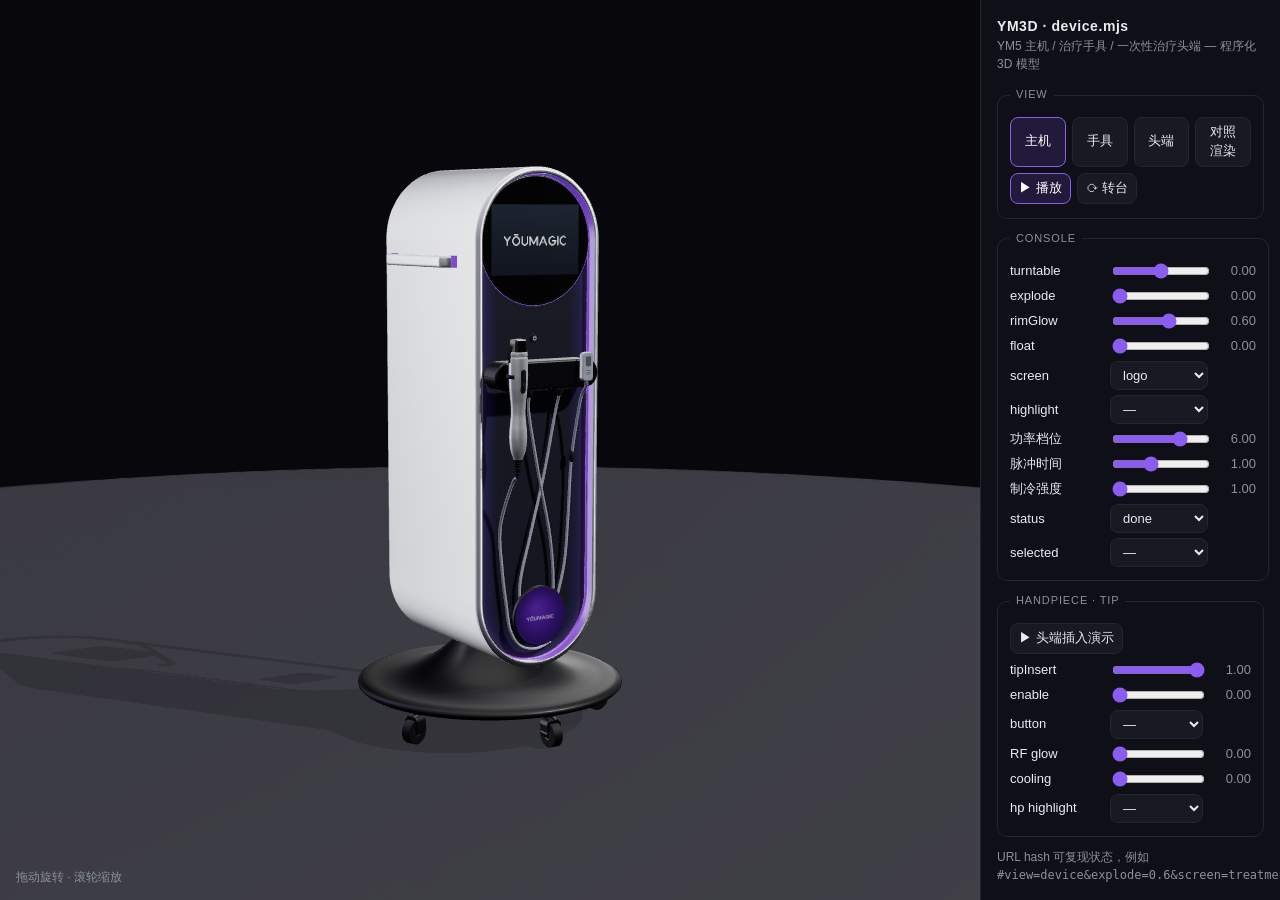
<file: fx3d/device.html>
<!doctype html>
<html lang="zh-CN">
<head>
<meta charset="utf-8">
<meta name="viewport" content="width=device-width,initial-scale=1">
<title>YM5 3D Device</title>
<meta name="description" content="YM3D device.mjs demo — procedural YM5 console, handpiece and disposable tip (turntable, exploded view, screen states, tip insert).">
<style>
  :root { --bg:#07070c; --panel:#0f1017; --line:#23252f; --ink:#e9ebf1; --mute:#8a90a0; --violet:#8a5cf0; --mint:#43e6a8; }
  * { box-sizing: border-box; }
  html, body { margin:0; height:100%; background:var(--bg); color:var(--ink); font:13px/1.45 -apple-system,"PingFang SC","Helvetica Neue",sans-serif; }
  #app { display:grid; grid-template-columns: 1fr 300px; height:100%; }
  #view { position:relative; overflow:hidden; display:flex; }
  #view canvas { flex:1 1 auto; width:100%; height:100%; display:block; touch-action:none; cursor:grab; }
  #view canvas:active { cursor:grabbing; }
  #ref { display:none; height:100%; width:50%; object-fit:contain; background:#f2f2f3; }
  body.compare #ref { display:block; }
  body.compare #view canvas { width:50%; flex:0 0 50%; }
  #hud { position:absolute; left:16px; bottom:14px; color:var(--mute); font-size:12px; pointer-events:none; }
  aside { background:var(--panel); border-left:1px solid var(--line); padding:16px; overflow:auto; }
  h1 { font-size:14px; margin:0 0 2px; letter-spacing:.04em; } .sub { color:var(--mute); margin:0 0 14px; font-size:12px; }
  fieldset { border:1px solid var(--line); border-radius:10px; margin:0 0 12px; padding:10px 12px 8px; }
  legend { color:var(--mute); padding:0 6px; font-size:11px; letter-spacing:.08em; text-transform:uppercase; }
  label { display:grid; grid-template-columns: 92px 1fr 40px; gap:8px; align-items:center; margin:5px 0; }
  label output { color:var(--mute); font-variant-numeric:tabular-nums; text-align:right; }
  input[type=range] { width:100%; accent-color:var(--violet); }
  select, button { background:#171923; color:var(--ink); border:1px solid var(--line); border-radius:8px; padding:5px 8px; font:inherit; }
  button { cursor:pointer; } button[aria-pressed=true] { border-color:var(--violet); color:#fff; background:#221a3a; }
  .row { display:flex; gap:6px; flex-wrap:wrap; margin:4px 0 6px; }
  .seg button { flex:1; }
  @media (max-width: 760px) { #app { grid-template-columns: 1fr; grid-template-rows: 62vh auto; } aside { border-left:0; border-top:1px solid var(--line); } }
  body.shot aside, body.shot #hud { display:none; } body.shot #app { grid-template-columns: 1fr; }
</style>
<script type="importmap">{"imports":{"three":"../vendor/three.module.min.js"}}</script>
</head>
<body>
<div id="app">
  <div id="view"><img id="ref" src="../assets/img/device.webp" alt="YM5 reference render"><canvas id="c"></canvas><div id="hud">拖动旋转 · 滚轮缩放</div></div>
  <aside>
    <h1>YM3D · device.mjs</h1>
    <p class="sub">YM5 主机 / 治疗手具 / 一次性治疗头端 — 程序化 3D 模型</p>
    <fieldset><legend>View</legend>
      <div class="row seg" id="views"><button data-v="device">主机</button><button data-v="handpiece">手具</button><button data-v="tip">头端</button><button data-v="compare">对照渲染</button></div>
      <div class="row"><button id="play">▶ 播放</button><button id="spin">⟳ 转台</button></div>
    </fieldset>
    <fieldset id="fsDevice"><legend>Console</legend>
      <label>turntable<input type="range" id="turntable" min="-3.1416" max="3.1416" step="0.01"><output></output></label>
      <label>explode<input type="range" id="explode" min="0" max="1" step="0.01"><output></output></label>
      <label>rimGlow<input type="range" id="rimGlow" min="0" max="1" step="0.01"><output></output></label>
      <label>float<input type="range" id="float" min="0" max="1" step="0.01"><output></output></label>
      <label>screen<select id="screen"><option>logo</option><option>treatment</option><option>activate</option><option>boot</option><option>off</option></select><span></span></label>
      <label>highlight<select id="highlight"><option value="">—</option><option>screen</option><option>handpiece</option><option>tip</option><option>base</option><option>badge</option><option>bracket</option><option>handles</option><option>panel</option><option>power</option><option>shell</option><option>cables</option></select><span></span></label>
      <label>功率档位<input type="range" id="level" min="0.5" max="8" step="0.5"><output></output></label>
      <label>脉冲时间<input type="range" id="pulse" min="0.7" max="1.5" step="0.1"><output></output></label>
      <label>制冷强度<input type="range" id="cooling" min="1" max="4" step="1"><output></output></label>
      <label>status<select id="status"><option>done</option><option>ready</option><option>standby</option><option>firing</option></select><span></span></label>
      <label>selected<select id="selected"><option value="">—</option><option>level</option><option>cooling</option><option>pulse</option></select><span></span></label>
    </fieldset>
    <fieldset><legend>Handpiece · Tip</legend>
      <div class="row"><button id="insert">▶ 头端插入演示</button></div>
      <label>tipInsert<input type="range" id="tipInsert" min="0" max="1" step="0.005"><output></output></label>
      <label>enable<input type="range" id="enablePressed" min="0" max="1" step="0.01"><output></output></label>
      <label>button<select id="buttonPress"><option value="">—</option><option>R</option><option>minus</option><option>M</option><option>plus</option></select><span></span></label>
      <label>RF glow<input type="range" id="electrodeGlow" min="0" max="1" step="0.01"><output></output></label>
      <label>cooling<input type="range" id="hpCooling" min="0" max="1" step="0.01"><output></output></label>
      <label>hp highlight<select id="hpHighlight"><option value="">—</option><option>enable</option><option>controls</option><option>tip</option><option>electrode</option><option>body</option></select><span></span></label>
    </fieldset>
    <p class="sub">URL hash 可复现状态，例如 <code>#view=device&amp;explode=0.6&amp;screen=treatment</code></p>
  </aside>
</div>
<script type="module">
import * as THREE from 'three';
import { createStage } from '../js/ym3d/stage.mjs';
import { createDevice, createHandpiece, createTip } from '../js/ym3d/device.mjs';

const Q = new URLSearchParams(location.search), SHOT = Q.has('shot');
if (SHOT) document.body.classList.add('shot');
const DEF = { view: 'device', t: 0, turntable: 0, explode: 0, screen: 'logo', rimGlow: 0.6, float: 0, highlight: '', level: 6, pulse: 1.0, cooling: 1, status: 'done', selected: '',
  tipInsert: 1, enablePressed: 0, buttonPress: '', electrodeGlow: 0, hpCooling: 0, hpHighlight: '', az: -0.55, el: 0.14, r: 3.9, ty: 0.64, haz: 0.35, hel: 0.25, hr: 0.5, htx: 0, hty: 0, htz: 0, floor: 1, bg: '' };
const S = { ...DEF };
const parseInto = (str) => { for (const [k, v] of new URLSearchParams(str)) if (k in DEF) S[k] = typeof DEF[k] === 'number' ? parseFloat(v) : v; };
parseInto(location.hash.slice(1)); parseInto(location.search.slice(1));

const canvas = document.getElementById('c');
const stage = createStage(THREE, canvas, { width: 800, height: 800, dpr: SHOT ? 1 : Math.min(2, devicePixelRatio || 1), preserveDrawingBuffer: SHOT, exposure: 1.0, fov: 30 });
const { scene, camera, renderer } = stage;
stage.lights.key.shadow.camera.left = -1.2; stage.lights.key.shadow.camera.right = 1.2; stage.lights.key.shadow.camera.top = 1.6; stage.lights.key.shadow.camera.bottom = -0.6;
stage.lights.key.position.set(2.2, 4.2, 3.2); stage.lights.key.target.position.set(0, 0.6, 0); scene.add(stage.lights.key.target);
stage.lights.key.shadow.camera.updateProjectionMatrix();
stage.lights.rim.intensity = 0.9; // softer violet back light for the demo floor

// floor: dark satin disc that fades into the stage
const floorTex = (() => { const c = document.createElement('canvas'); c.width = c.height = 512; const g = c.getContext('2d'); const gr = g.createRadialGradient(256, 256, 0, 256, 256, 256); gr.addColorStop(0, 'rgba(255,255,255,1)'); gr.addColorStop(0.55, 'rgba(255,255,255,0.6)'); gr.addColorStop(1, 'rgba(255,255,255,0)'); g.fillStyle = gr; g.fillRect(0, 0, 512, 512); const t = new THREE.CanvasTexture(c); return t; })();
const floor = new THREE.Mesh(new THREE.CircleGeometry(4, 96).rotateX(-Math.PI / 2), new THREE.MeshStandardMaterial({ color: 0x14141b, roughness: 0.78, metalness: 0.0, alphaMap: floorTex, transparent: true, envMapIntensity: 0.4 }));
floor.receiveShadow = true; scene.add(floor);

const device = createDevice(THREE, {});
scene.add(device.object3d);
const hpRoot = new THREE.Group(); scene.add(hpRoot);
const hp = createHandpiece(THREE, {});
hp.object3d.position.y = 0.11; hpRoot.add(hp.object3d); hpRoot.rotation.set(0.15, 0.0, 2.3);
const tipRoot = new THREE.Group(); scene.add(tipRoot); const tip = createTip(THREE, {}); tip.object3d.position.y = -0.015; tipRoot.add(tip.object3d); tipRoot.rotation.set(0.35, 0, 0);

// ---- UI binding ----
const ids = ['turntable', 'explode', 'rimGlow', 'float', 'screen', 'highlight', 'level', 'pulse', 'cooling', 'status', 'selected', 'tipInsert', 'enablePressed', 'buttonPress', 'electrodeGlow', 'hpCooling', 'hpHighlight'];
const fmt = (v) => typeof v === 'number' ? (Math.abs(v) < 10 ? v.toFixed(2) : v.toFixed(1)) : v;
function syncUI() {
  for (const id of ids) { const el = document.getElementById(id); if (!el) continue; el.value = S[id]; const out = el.parentElement.querySelector('output'); if (out) out.textContent = fmt(S[id]); }
  document.querySelectorAll('#views button').forEach((b) => b.setAttribute('aria-pressed', String(b.dataset.v === S.view)));
  document.getElementById('play').setAttribute('aria-pressed', String(playing)); document.getElementById('spin').setAttribute('aria-pressed', String(spinning));
  document.body.classList.toggle('compare', S.view === 'compare');
}
for (const id of ids) { const el = document.getElementById(id); el.addEventListener('input', () => { S[id] = typeof DEF[id] === 'number' ? parseFloat(el.value) : el.value; syncUI(); writeHash(); if (!playing) frame(); }); }
document.querySelectorAll('#views button').forEach((b) => b.addEventListener('click', () => { S.view = b.dataset.v; if (S.view === 'compare') Object.assign(S, { az: -0.62, el: 0.2, r: 3.75, ty: 0.66, turntable: 0, explode: 0, screen: 'logo' }); syncUI(); resize(); writeHash(); frame(); }));
let playing = !SHOT, spinning = false, insertStart = -1;
document.getElementById('play').onclick = () => { playing = !playing; syncUI(); if (playing) loop(); };
document.getElementById('spin').onclick = () => { spinning = !spinning; syncUI(); if (!playing) { playing = true; loop(); } };
document.getElementById('insert').onclick = () => { insertStart = S.t; if (S.view !== 'handpiece') S.view = 'handpiece'; if (!playing) { playing = true; loop(); } syncUI(); };
function writeHash() { if (SHOT) return; const o = {}; for (const k in DEF) if (S[k] !== DEF[k] && k !== 't') o[k] = typeof S[k] === 'number' ? +S[k].toFixed(3) : S[k]; history.replaceState(null, '', '#' + new URLSearchParams(o)); }

// ---- drag orbit ----
let drag = null;
canvas.addEventListener('pointerdown', (e) => { drag = { x: e.clientX, y: e.clientY }; canvas.setPointerCapture(e.pointerId); });
canvas.addEventListener('pointermove', (e) => { if (!drag) return; const dx = (e.clientX - drag.x) / canvas.clientWidth, dy = (e.clientY - drag.y) / canvas.clientHeight; drag = { x: e.clientX, y: e.clientY };
  if (!(S.view === 'device' || S.view === 'compare')) { S.haz -= dx * 4; S.hel = Math.max(-1.3, Math.min(1.3, S.hel + dy * 3)); } else { S.az -= dx * 4; S.el = Math.max(-0.4, Math.min(1.35, S.el + dy * 3)); } if (!playing) frame(); });
canvas.addEventListener('pointerup', () => { drag = null; writeHash(); });
canvas.addEventListener('wheel', (e) => { e.preventDefault(); const k = Math.exp(e.deltaY * 0.001); if (!(S.view === 'device' || S.view === 'compare')) S.hr = Math.max(0.06, Math.min(1.5, S.hr * k)); else S.r = Math.max(0.8, Math.min(8, S.r * k)); if (!playing) frame(); }, { passive: false });

// ---- render ----
function resize() {
  document.body.classList.toggle('compare', S.view === 'compare');
  stage.setSize(Math.max(1, canvas.clientWidth), Math.max(1, canvas.clientHeight));
}
function frame() {
  const dev = S.view === 'device' || S.view === 'compare';
  device.object3d.visible = dev; hpRoot.visible = S.view === 'handpiece'; tipRoot.visible = S.view === 'tip'; floor.visible = dev && !!S.floor && S.view !== 'compare';
  const light = S.view === 'compare' || S.bg === 'light';
  scene.background = new THREE.Color(light ? 0xf2f2f3 : 0x07070c);
  let tipInsert = S.tipInsert;
  if (insertStart >= 0) { const k = (S.t - insertStart) / 2.6; tipInsert = Math.min(1, Math.max(0, k)); if (k > 1.6) insertStart = -1; }
  const sv = { level: S.level, pulse: S.pulse, cooling: S.cooling, status: S.status, selected: S.selected || null };
  device.update({ t: S.t, turntable: S.turntable, explode: S.explode, screen: S.screen, screenValues: sv, rimGlow: S.rimGlow, float: S.float, highlight: S.highlight || null,
    tipInsert: dev ? S.tipInsert : 1, enablePressed: S.enablePressed, electrodeGlow: S.electrodeGlow, cooling: S.hpCooling, buttonPress: S.buttonPress || null });
  tip.update({ t: S.t, electrodeGlow: S.electrodeGlow, cooling: S.hpCooling, spin: S.turntable });
  hp.update({ t: S.t, tipInsert, enablePressed: S.enablePressed, buttonPress: S.buttonPress || null, electrodeGlow: S.electrodeGlow, cooling: S.hpCooling, highlight: S.hpHighlight || null });
  if (dev) stage.orbit({ target: [0, S.ty, 0], radius: S.r, azimuth: S.az, elevation: S.el });
  else stage.orbit({ target: [S.htx, S.hty, S.htz], radius: S.hr, azimuth: S.haz, elevation: S.hel });
  camera.near = dev ? 0.05 : 0.01; camera.updateProjectionMatrix();
  stage.render();
}
let last = 0;
function loop(now = performance.now()) {
  if (!playing) return;
  const dt = last ? Math.min(0.05, (now - last) / 1000) : 0; last = now;
  S.t += dt; if (spinning) S.turntable = ((S.turntable + dt * 0.5 + Math.PI) % (2 * Math.PI)) - Math.PI;
  frame(); requestAnimationFrame(loop);
}
addEventListener('resize', () => { resize(); if (!playing) frame(); });
resize(); syncUI(); frame(); if (playing) requestAnimationFrame(loop);

// ---- automation hook (puppeteer / video QA) ----
window.YMDEMO = {
  S, device, hp, tip, stage,
  set(o) { Object.assign(S, DEF, o); resize(); frame(); return true; },
  shot() { return canvas.toDataURL('image/png'); },
  anchors() { const out = {}; for (const n of device.anchorNames) { const v = device.anchor(n); if (v) out[n] = v.clone().project(camera); } return out; },
  ready: true,
};
</script>
</body>
</html>
</file>
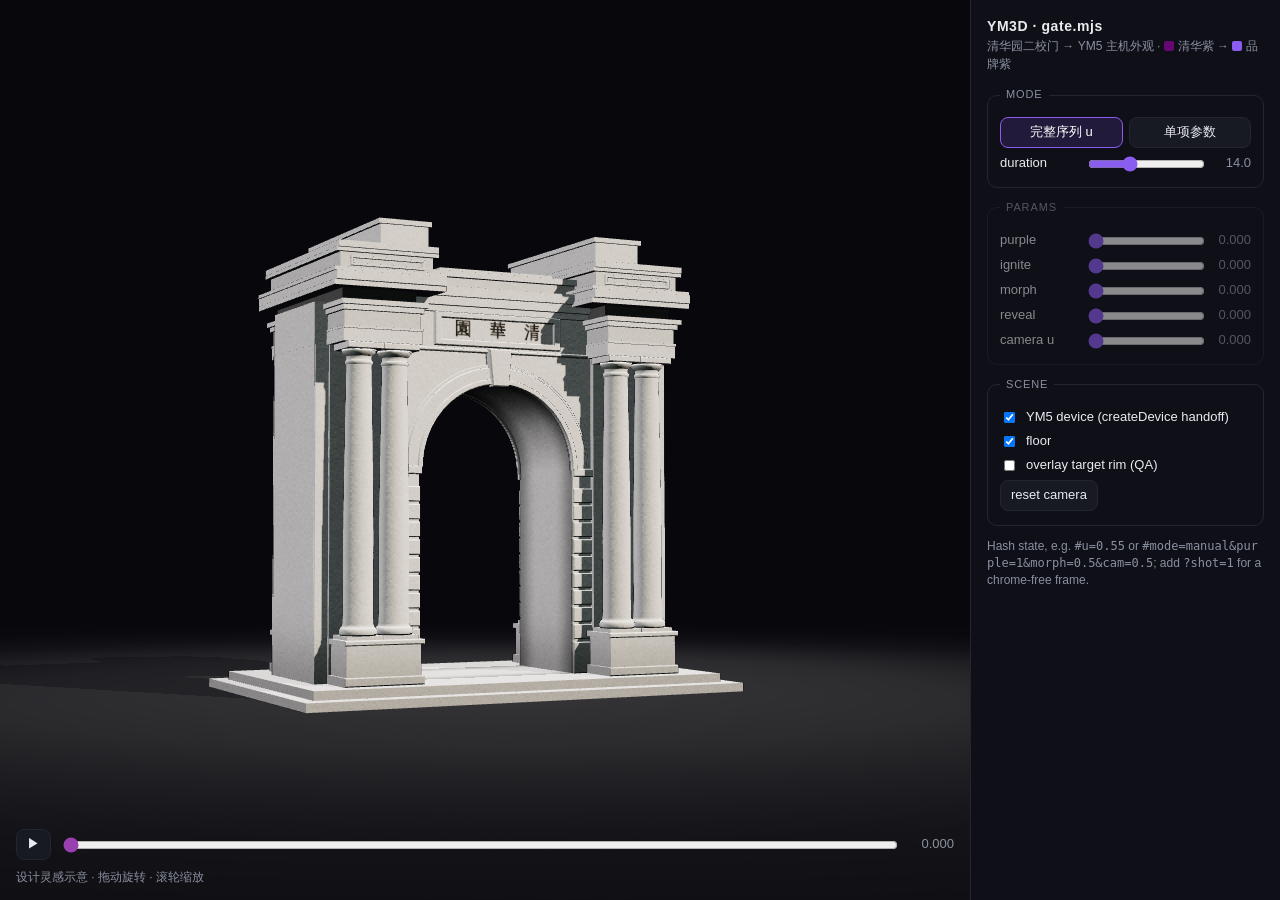
<file: fx3d/gate.html>
<!doctype html>
<html lang="zh-CN">
<head>
<meta charset="utf-8">
<meta name="viewport" content="width=device-width,initial-scale=1">
<title>Gate to Device</title>
<meta name="description" content="YM3D gate.mjs demo — 清华园二校门 outline morphs into the YM5 console's rim light and screen ring, in Tsinghua purple, then hands over to the real device model.">
<style>
  :root { --bg:#07070c; --panel:#0f1017; --line:#23252f; --ink:#e9ebf1; --mute:#8a90a0; --violet:#8a5cf0; --tsinghua:#9a3fb0; }
  * { box-sizing: border-box; }
  html, body { margin:0; height:100%; background:var(--bg); color:var(--ink); font:13px/1.45 -apple-system,"PingFang SC","Helvetica Neue",sans-serif; }
  #app { display:grid; grid-template-columns: 1fr 310px; height:100%; }
  #view { position:relative; overflow:hidden; display:flex; }
  #view canvas { flex:1 1 auto; width:100%; height:100%; display:block; touch-action:none; cursor:grab; }
  #view canvas:active { cursor:grabbing; }
  #hud { position:absolute; left:16px; bottom:14px; color:var(--mute); font-size:12px; pointer-events:none; }
  #scrub { position:absolute; left:16px; right:16px; bottom:40px; display:flex; gap:10px; align-items:center; }
  #scrub input { flex:1; accent-color:var(--tsinghua); }
  #scrub output { width:44px; text-align:right; color:var(--mute); font-variant-numeric:tabular-nums; }
  aside { background:var(--panel); border-left:1px solid var(--line); padding:16px; overflow:auto; }
  h1 { font-size:14px; margin:0 0 2px; letter-spacing:.04em; } .sub { color:var(--mute); margin:0 0 14px; font-size:12px; }
  fieldset { border:1px solid var(--line); border-radius:10px; margin:0 0 12px; padding:10px 12px 8px; }
  legend { color:var(--mute); padding:0 6px; font-size:11px; letter-spacing:.08em; text-transform:uppercase; }
  label { display:grid; grid-template-columns: 78px 1fr 40px; gap:8px; align-items:center; margin:5px 0; }
  label.chk { grid-template-columns: 18px 1fr; }
  label output { color:var(--mute); font-variant-numeric:tabular-nums; text-align:right; }
  input[type=range] { width:100%; accent-color:var(--violet); }
  button { background:#171923; color:var(--ink); border:1px solid var(--line); border-radius:8px; padding:5px 10px; font:inherit; cursor:pointer; }
  button[aria-pressed=true] { border-color:var(--violet); color:#fff; background:#221a3a; }
  .row { display:flex; gap:6px; flex-wrap:wrap; margin:4px 0 6px; } .seg button { flex:1; }
  .sw { display:inline-block; width:10px; height:10px; border-radius:2px; vertical-align:-1px; margin-right:4px; }
  @media (max-width: 760px) { #app { grid-template-columns: 1fr; grid-template-rows: 62vh auto; } aside { border-left:0; border-top:1px solid var(--line); } }
  aside code { word-break: break-all; }
  body.shot aside, body.shot #hud, body.shot #scrub { display:none; } body.shot #app { grid-template-columns: 1fr; }
</style>
<script type="importmap">{"imports":{"three":"../vendor/three.module.min.js"}}</script>
</head>
<body>
<div id="app">
  <div id="view"><canvas id="c"></canvas>
    <div id="scrub"><button id="play">▶</button><input type="range" id="u" min="0" max="1" step="0.001" aria-label="sequence"><output id="uOut"></output></div>
    <div id="hud">设计灵感示意 · 拖动旋转 · 滚轮缩放</div></div>
  <aside>
    <h1>YM3D · gate.mjs</h1>
    <p class="sub">清华园二校门 → YM5 主机外观 · <span class="sw" style="background:#660874"></span>清华紫 → <span class="sw" style="background:#8a5cf0"></span>品牌紫</p>
    <fieldset><legend>Mode</legend>
      <div class="row seg" id="modes"><button data-m="seq">完整序列 u</button><button data-m="manual">单项参数</button></div>
      <label>duration<input type="range" id="dur" min="6" max="30" step="0.5"><output></output></label>
    </fieldset>
    <fieldset id="fsManual"><legend>Params</legend>
      <label>purple<input type="range" id="purple" min="0" max="1" step="0.005"><output></output></label>
      <label>ignite<input type="range" id="ignite" min="0" max="1" step="0.005"><output></output></label>
      <label>morph<input type="range" id="morph" min="0" max="1" step="0.005"><output></output></label>
      <label>reveal<input type="range" id="reveal" min="0" max="1" step="0.005"><output></output></label>
      <label>camera u<input type="range" id="cam" min="0" max="1" step="0.005"><output></output></label>
    </fieldset>
    <fieldset><legend>Scene</legend>
      <label class="chk"><input type="checkbox" id="device"><span>YM5 device (createDevice handoff)</span></label>
      <label class="chk"><input type="checkbox" id="floor"><span>floor</span></label>
      <label class="chk"><input type="checkbox" id="guide"><span>overlay target rim (QA)</span></label>
      <div class="row"><button id="resetCam">reset camera</button></div>
    </fieldset>
    <p class="sub">Hash state, e.g. <code>#u=0.55</code> or <code>#mode=manual&amp;purple=1&amp;morph=0.5&amp;cam=0.5</code>; add <code>?shot=1</code> for a chrome-free frame.</p>
  </aside>
</div>
<script type="module">
import * as THREE from 'three';
import { createStage } from '../js/ym3d/stage.mjs';
import { createDevice } from '../js/ym3d/device.mjs';
import { createGateMorph } from '../js/ym3d/gate.mjs';

const Q = new URLSearchParams(location.search), SHOT = Q.has('shot');
if (SHOT) document.body.classList.add('shot');
const DEF = { mode: 'seq', u: 0, t: -1, dur: 14, purple: 1, ignite: 1, morph: 0.5, reveal: 0, cam: 0.52, device: 1, floor: 1, guide: 0, daz: 0, del: 0, dr: 1, ty: -1 };
const S = { ...DEF };
const parseInto = (str) => { for (const [k, v] of new URLSearchParams(str)) if (k in DEF) S[k] = typeof DEF[k] === 'number' ? parseFloat(v) : v; };
parseInto(location.hash.slice(1)); parseInto(location.search.slice(1));

// the plaque uses a Kai (楷) face: make sure it is ready before the canvas texture is drawn
try { await Promise.race([Promise.all([document.fonts.load('bold 100px "Kaiti SC"'), document.fonts.load('bold 100px "STKaiti"')]), new Promise((r) => setTimeout(r, 1200))]); } catch (e) { /* system fallback */ }

const canvas = document.getElementById('c');
const stage = createStage(THREE, canvas, { width: 800, height: 800, dpr: SHOT ? 1 : Math.min(2, devicePixelRatio || 1), preserveDrawingBuffer: true, exposure: 1.0, fov: 30 });
const { scene, camera } = stage;
const key = stage.lights.key;
// camera-left sequence → key from the right (same side as fx3d/device.html) models the columns
key.position.set(2.5, 4.1, 3.7); key.color.set(0xfff3e6); key.target.position.set(0, 0.8, 0); scene.add(key.target);
const KEY_I = 2.7, RIM_I = 0.9; // device-hero values; scaled per frame by gate.deviceBlend() → stageKey / stageRim
Object.assign(key.shadow.camera, { left: -1.9, right: 1.9, top: 2.0, bottom: -1.4, near: 1, far: 14 }); key.shadow.camera.updateProjectionMatrix(); key.shadow.bias = -0.0004; key.shadow.normalBias = 0.022;
stage.lights.fill.intensity = 0.2;

// floor: dark satin that dissolves into the stage well before its rim (a low camera compresses the far floor into a
// visible horizon line otherwise)
// NB three.js reads alphaMap from the GREEN channel: white-with-varying-alpha canvas pixels upload as g = 1 (unpremultiplied),
// which silently gave a hard-edged disc. Paint the falloff as opaque grey levels instead.
const floorTex = (() => { const c = document.createElement('canvas'); c.width = c.height = 512; const g = c.getContext('2d'); g.fillStyle = '#000'; g.fillRect(0, 0, 512, 512); const gr = g.createRadialGradient(256, 256, 0, 256, 256, 256); gr.addColorStop(0, 'rgb(255,255,255)'); gr.addColorStop(0.28, 'rgb(190,190,190)'); gr.addColorStop(0.5, 'rgb(70,70,70)'); gr.addColorStop(0.72, 'rgb(12,12,12)'); gr.addColorStop(1, 'rgb(0,0,0)'); g.fillStyle = gr; g.fillRect(0, 0, 512, 512); return new THREE.CanvasTexture(c); })();
const floor = new THREE.Mesh(new THREE.CircleGeometry(7, 128).rotateX(-Math.PI / 2), new THREE.MeshStandardMaterial({ color: 0x0c0c12, roughness: 0.82, metalness: 0.0, alphaMap: floorTex, transparent: true, envMapIntensity: 0.3 }));
floor.receiveShadow = true; scene.add(floor);
// distance fog in the stage colour melts the far floor into the backdrop (no horizon line at any camera u);
// the gate's glow shaders ignore fog, the stone / device sit nearer than `near` along the whole camera path
scene.fog = new THREE.Fog(0x07070c, 8.4, 14);

const device = createDevice(THREE, {});
scene.add(device.object3d);
const gate = createGateMorph(THREE, { deviceDims: device.dims });
scene.add(gate.object3d);
gate.placeDevice(device.object3d);
gate.bindDevice(device);

// QA overlay: the device's own rim/screen outline drawn from createDevice geometry (independent of gate.mjs)
const guide = new THREE.Group(); scene.add(guide);
{ const d = device.dims, pts = [], rr = d.R - d.lipW - 0.5 * d.fil, z = d.zP + 0.008;
  for (let i = 0; i <= 64; i++) { const a = Math.PI / 2 - i / 64 * Math.PI / 2; pts.push(new THREE.Vector3(rr * Math.cos(a), d.yTop + rr * Math.sin(a), z)); }
  for (let i = 0; i <= 64; i++) { const a = -i / 64 * Math.PI; pts.push(new THREE.Vector3(rr * Math.cos(a), d.yBot + rr * Math.sin(a), z)); }
  for (let i = 0; i <= 64; i++) { const a = Math.PI - i / 64 * Math.PI / 2; pts.push(new THREE.Vector3(rr * Math.cos(a), d.yTop + rr * Math.sin(a), z)); }
  const m = new THREE.LineBasicMaterial({ color: 0x00ff66, depthTest: false, transparent: true }); const l = new THREE.Line(new THREE.BufferGeometry().setFromPoints(pts), m); l.renderOrder = 99; guide.add(l);
  const cp = []; for (let i = 0; i <= 128; i++) { const a = i / 128 * Math.PI * 2; cp.push(new THREE.Vector3(d.Rs * Math.cos(a), d.yTop + d.Rs * Math.sin(a), d.zP + 0.0045)); }
  const c2 = new THREE.Line(new THREE.BufferGeometry().setFromPoints(cp), m); c2.renderOrder = 99; guide.add(c2); }

// ---- UI ----
const ids = ['u', 'dur', 'purple', 'ignite', 'morph', 'reveal', 'cam'], checks = ['device', 'floor', 'guide'];
const fmt = (v) => (typeof v === 'number' ? v.toFixed(v >= 10 ? 1 : 3) : v);
function syncUI() {
  if (S.mode === 'seq') gate.sequence(S.u, seqOut);
  for (const id of ids) { const el = document.getElementById(id); const v = S.mode === 'seq' && id in seqOut && id !== 'u' ? seqOut[id] : S.mode === 'seq' && id === 'cam' ? S.u : S[id];
    el.value = v; const out = id === 'u' ? document.getElementById('uOut') : el.parentElement.querySelector('output'); if (out) out.textContent = fmt(v); }
  for (const id of checks) document.getElementById(id).checked = !!S[id];
  document.querySelectorAll('#modes button').forEach((b) => b.setAttribute('aria-pressed', String(b.dataset.m === S.mode)));
  document.getElementById('fsManual').style.opacity = S.mode === 'manual' ? 1 : 0.55;
  document.getElementById('play').textContent = playing ? '❚❚' : '▶';
}
for (const id of ids) document.getElementById(id).addEventListener('input', (e) => { if (id !== 'u' && id !== 'dur' && S.mode === 'seq') { for (const k of ['purple', 'ignite', 'morph', 'reveal']) S[k] = seqOut[k]; S.cam = S.u; } S[id] = parseFloat(e.target.value); if (id !== 'u' && id !== 'dur') S.mode = 'manual'; else if (id === 'u') S.mode = 'seq'; syncUI(); writeHash(); if (!playing) frame(); });
for (const id of checks) document.getElementById(id).addEventListener('change', (e) => { S[id] = e.target.checked ? 1 : 0; writeHash(); if (!playing) frame(); });
document.querySelectorAll('#modes button').forEach((b) => b.addEventListener('click', () => { S.mode = b.dataset.m; syncUI(); writeHash(); frame(); }));
document.getElementById('resetCam').onclick = () => { S.daz = 0; S.del = 0; S.dr = 1; writeHash(); frame(); };
let playing = false;
document.getElementById('play').onclick = () => { playing = !playing; if (playing) { S.mode = 'seq'; if (S.u >= 1) S.u = 0; last = 0; requestAnimationFrame(loop); } syncUI(); };
function writeHash() { if (SHOT) return; const o = {}; for (const k in DEF) if (S[k] !== DEF[k] && k !== 't') o[k] = typeof S[k] === 'number' ? +S[k].toFixed(3) : S[k]; history.replaceState(null, '', '#' + new URLSearchParams(o)); }

// ---- drag orbit (offsets on top of the sequence camera) ----
let drag = null;
canvas.addEventListener('pointerdown', (e) => { drag = { x: e.clientX, y: e.clientY }; canvas.setPointerCapture(e.pointerId); });
canvas.addEventListener('pointermove', (e) => { if (!drag) return; const dx = (e.clientX - drag.x) / canvas.clientWidth, dy = (e.clientY - drag.y) / canvas.clientHeight; drag = { x: e.clientX, y: e.clientY };
  S.daz -= dx * 4; S.del = Math.max(-0.3, Math.min(1.2, S.del + dy * 3)); if (!playing) frame(); });
canvas.addEventListener('pointerup', () => { drag = null; writeHash(); });
canvas.addEventListener('wheel', (e) => { e.preventDefault(); S.dr = Math.max(0.3, Math.min(2.5, S.dr * Math.exp(e.deltaY * 0.001))); if (!playing) frame(); }, { passive: false });

// ---- render ----
const seqOut = {}, blendOut = {}, camOut = { target: [0, 0, 0] }, P = {};
function params() {
  if (S.mode === 'seq') { gate.sequence(S.u, seqOut); Object.assign(P, seqOut); }
  else Object.assign(P, { u: undefined, purple: S.purple, ignite: S.ignite, morph: S.morph, reveal: S.reveal });
  P.t = S.t >= 0 ? S.t : (S.mode === 'seq' ? S.u : S.cam) * S.dur;
  return P;
}
function resize() { stage.setSize(Math.max(1, canvas.clientWidth), Math.max(1, canvas.clientHeight)); }
function frame() {
  const p = params();
  gate.update(p);
  const b = gate.deviceBlend(p, blendOut);
  device.object3d.visible = !!S.device && b.visible;
  device.update({ t: p.t, rimGlow: b.rimGlow, screen: b.screen });
  key.intensity = KEY_I * b.stageKey; stage.lights.rim.intensity = RIM_I * b.stageRim;
  floor.visible = !!S.floor; guide.visible = !!S.guide;
  const c = gate.cameraAt(S.mode === 'seq' ? S.u : S.cam, camOut);
  if (S.ty >= 0) c.target[1] = S.ty;
  stage.orbit({ target: c.target, radius: c.radius * S.dr, azimuth: c.azimuth + S.daz, elevation: c.elevation + S.del, fov: c.fov });
  stage.render();
}
let last = 0;
function loop(now = performance.now()) {
  if (!playing) return;
  const dt = last ? Math.min(0.05, (now - last) / 1000) : 0; last = now;
  S.u = Math.min(1, S.u + dt / S.dur); if (S.t >= 0) S.t += dt;
  frame(); syncUI();
  if (S.u >= 1) { playing = false; syncUI(); writeHash(); return; }
  requestAnimationFrame(loop);
}
addEventListener('resize', () => { resize(); frame(); });
addEventListener('hashchange', () => { Object.assign(S, DEF); parseInto(location.hash.slice(1)); syncUI(); frame(); });
resize(); syncUI(); frame();

// ---- automation hook (puppeteer / video QA) ----
window.GATE = {
  S, gate, device, stage,
  set(o) { Object.assign(S, DEF, o); resize(); frame(); return true; },
  render() { frame(); return true; },
  shot() { return canvas.toDataURL('image/png'); },
  hash() { const gl = stage.renderer.getContext(); const w = gl.drawingBufferWidth, h = gl.drawingBufferHeight, px = new Uint8Array(w * h * 4); gl.readPixels(0, 0, w, h, gl.RGBA, gl.UNSIGNED_BYTE, px); let x = 2166136261; for (let i = 0; i < px.length; i++) { x ^= px[i]; x = Math.imul(x, 16777619); } return (x >>> 0).toString(16); },
  project(name) { const v = gate.anchor(name); return v ? v.project(camera) : null; },
  ready: true,
};
</script>
</body>
</html>
</file>
<file: css/base.css>
/* =========================================================
   YOUMAGIC — design system (tokens, type, primitives)
   Every section module builds on these; do not redefine tokens.
   ========================================================= */
:root {
  /* stage (dark) */
  --ink: #07070c;
  --ink-2: #0d0d16;
  --panel: #13131e;
  --panel-2: #1a1a28;
  --line: rgba(255, 255, 255, 0.08);
  --line-2: rgba(255, 255, 255, 0.16);
  --text: #eceaf4;
  --text-2: #a9a6ba;
  --text-3: #8a87a0;

  /* brand */
  --violet: #8a5cf0;
  --violet-2: #6a3fd0;
  --violet-deep: #3b1f6e;
  --plum: #2a1548;
  --green: #1f7a57;          /* logo green on brochure */
  --jade: #2bae7e;
  --mint: #43e6a8;           /* glow accent */
  --silver: #c9cdd4;
  --grad-brand: linear-gradient(90deg, #1f7a57 0%, #2bae7e 30%, #8a5cf0 100%);
  --grad-brand-v: linear-gradient(180deg, #43e6a8 0%, #8a5cf0 100%);

  /* heat scale (cold → hot) — used by every thermal visual */
  --heat-0: #0b1030;
  --heat-1: #2a1548;
  --heat-2: #6a2a8c;
  --heat-3: #b8307a;
  --heat-4: #f0603f;
  --heat-5: #ffc45e;
  --heat-6: #fff4d6;
  --cool: #7fd4ff;

  /* energy levels (from IFU energy table colours) */
  --lv-low: #3fbf7f;     /* 低  */
  --lv-mid: #f2a44b;     /* 中  */
  --lv-high: #e27ab8;    /* 较高 */
  --lv-max: #b0283e;     /* 高  */

  /* type */
  --f-sans: "Noto Sans SC", "PingFang SC", "Hiragino Sans GB", "Microsoft YaHei", system-ui, sans-serif;
  --f-display: "Montserrat", "Noto Sans SC", "PingFang SC", system-ui, sans-serif;
  --f-mono: "JetBrains Mono", "SF Mono", ui-monospace, Menlo, monospace;

  --fs-hero: clamp(44px, 8.2vw, 132px);
  --fs-h1: clamp(34px, 5.2vw, 78px);
  --fs-h2: clamp(26px, 3.4vw, 50px);
  --fs-h3: clamp(19px, 1.8vw, 26px);
  --fs-lead: clamp(16px, 1.35vw, 20px);
  --fs-body: 15px;
  --fs-small: 13px;
  --fs-micro: 11px;

  /* layout */
  --gutter: clamp(16px, 4vw, 64px);
  --maxw: 1320px;
  --radius: 18px;
  --radius-sm: 10px;
  --ease-out: cubic-bezier(0.16, 1, 0.3, 1);
  --shadow-glow: 0 0 0 1px rgba(138, 92, 240, 0.25), 0 20px 60px -20px rgba(138, 92, 240, 0.45);
}

/* light "lab" sections (clinical / histology), modelled on brochure p3–p4 */
[data-theme="light"] {
  --ink: #f3f4f1;
  --ink-2: #eceee9;
  --panel: #ffffff;
  --panel-2: #f7f8f5;
  --line: rgba(10, 30, 20, 0.09);
  --line-2: rgba(10, 30, 20, 0.18);
  --text: #121614;
  --text-2: #4a524d;
  --text-3: #8a918c;
  --shadow-glow: 0 1px 0 rgba(0, 0, 0, 0.03), 0 18px 40px -24px rgba(20, 60, 40, 0.35);
}

*, *::before, *::after { box-sizing: border-box; }
html { -webkit-text-size-adjust: 100%; }
html.lenis, html.lenis body { height: auto; }
.lenis.lenis-smooth { scroll-behavior: auto !important; }
body {
  margin: 0;
  background: #07070c;
  color: var(--text);
  font-family: var(--f-sans);
  font-size: var(--fs-body);
  line-height: 1.65;
  -webkit-font-smoothing: antialiased;
  overflow-x: hidden;
}
img, svg, canvas, video { display: block; max-width: 100%; }
button { font: inherit; color: inherit; }
a { color: inherit; }
::selection { background: var(--violet); color: #fff; }

/* ---------- section scaffolding ---------- */
.sec {
  position: relative;
  background: var(--ink);
  color: var(--text);
  padding: clamp(88px, 12vw, 180px) 0;
  overflow: clip;
}
.sec[data-theme="light"] { background: var(--ink); }
.wrap { width: 100%; max-width: var(--maxw); margin: 0 auto; padding: 0 var(--gutter); position: relative; }
.wrap--wide { max-width: 1560px; }

/* section header: eyebrow + number + title + lead */
.eyebrow {
  display: inline-flex; align-items: center; gap: 12px;
  font-family: var(--f-mono); font-size: var(--fs-micro); letter-spacing: 0.22em; text-transform: uppercase;
  color: var(--mint);
}
[data-theme="light"] .eyebrow { color: var(--green); }
.eyebrow::before { content: ""; width: 28px; height: 1px; background: currentColor; opacity: 0.7; }
.sec-num {
  font-family: var(--f-display); font-weight: 200; font-size: clamp(64px, 10vw, 150px); line-height: 0.8;
  color: transparent; -webkit-text-stroke: 1px var(--line-2); position: absolute; right: var(--gutter); top: -0.1em;
  pointer-events: none; user-select: none;
}
.h-hero { font-family: var(--f-display); font-size: var(--fs-hero); font-weight: 300; line-height: 1; letter-spacing: -0.01em; margin: 0; }
.h1 { font-size: var(--fs-h1); font-weight: 500; line-height: 1.12; letter-spacing: -0.01em; margin: 18px 0 0; }
.h2 { font-size: var(--fs-h2); font-weight: 500; line-height: 1.2; margin: 0; }
.h3 { font-size: var(--fs-h3); font-weight: 500; line-height: 1.35; margin: 0; }
.lead { font-size: var(--fs-lead); color: var(--text-2); max-width: 44em; margin: 22px 0 0; line-height: 1.75; }
.small { font-size: var(--fs-small); color: var(--text-2); }
.micro { font-size: var(--fs-micro); color: var(--text-3); letter-spacing: 0.04em; }
.mono { font-family: var(--f-mono); }
.num { font-family: var(--f-display); font-variant-numeric: tabular-nums; }
.grad-text { background: var(--grad-brand); -webkit-background-clip: text; background-clip: text; color: transparent; }
.hl { color: var(--mint); }
[data-theme="light"] .hl { color: var(--green); }
.sec-head { max-width: 900px; margin-bottom: clamp(40px, 6vw, 80px); position: relative; }

/* ---------- surfaces ---------- */
.card {
  background: linear-gradient(180deg, rgba(255,255,255,0.035), rgba(255,255,255,0.01));
  border: 1px solid var(--line);
  border-radius: var(--radius);
  padding: clamp(18px, 2.2vw, 30px);
  position: relative;
}
[data-theme="light"] .card { background: var(--panel); box-shadow: var(--shadow-glow); }
.card--glass { backdrop-filter: blur(14px) saturate(1.2); -webkit-backdrop-filter: blur(14px) saturate(1.2); background: rgba(20, 18, 34, 0.55); }
.card--glow { box-shadow: var(--shadow-glow); }
.grid { display: grid; gap: clamp(14px, 1.6vw, 24px); }
.grid-2 { grid-template-columns: repeat(2, minmax(0, 1fr)); }
.grid-3 { grid-template-columns: repeat(3, minmax(0, 1fr)); }
.grid-4 { grid-template-columns: repeat(4, minmax(0, 1fr)); }
@media (max-width: 900px) { .grid-3, .grid-4 { grid-template-columns: repeat(2, minmax(0, 1fr)); } }
@media (max-width: 640px) { .grid-2, .grid-3, .grid-4 { grid-template-columns: minmax(0, 1fr); } }

/* ---------- controls ---------- */
.btn {
  display: inline-flex; align-items: center; justify-content: center; gap: 10px;
  padding: 12px 22px; border-radius: 999px; border: 1px solid var(--line-2);
  background: rgba(255,255,255,0.03); cursor: pointer; font-size: 14px; letter-spacing: 0.04em;
  transition: background .3s var(--ease-out), border-color .3s, transform .3s var(--ease-out), box-shadow .3s;
}
.btn:hover { border-color: var(--violet); background: rgba(138,92,240,0.12); }
.btn:active { transform: scale(0.97); }
.btn--primary { background: var(--grad-brand); border: 0; color: #fff; box-shadow: 0 10px 30px -10px rgba(138,92,240,.7); }
.btn--primary:hover { filter: brightness(1.1); }
.btn[aria-pressed="true"], .btn.is-active { background: rgba(138,92,240,0.22); border-color: var(--violet); color: #fff; }
[data-theme="light"] .btn[aria-pressed="true"], [data-theme="light"] .btn.is-active { background: rgba(31,122,87,.12); border-color: var(--green); color: var(--green); }
.seg { display: inline-flex; padding: 4px; border-radius: 999px; border: 1px solid var(--line-2); background: rgba(255,255,255,.02); gap: 2px; flex-wrap: wrap; }
.seg button { border: 0; background: transparent; padding: 8px 16px; border-radius: 999px; cursor: pointer; font-size: 13px; color: var(--text-2); transition: background .25s, color .25s; }
.seg button[aria-pressed="true"] { background: var(--violet-2); color: #fff; }
[data-theme="light"] .seg button[aria-pressed="true"] { background: var(--green); }

.range { width: 100%; -webkit-appearance: none; appearance: none; height: 28px; background: transparent; cursor: pointer; }
.range::-webkit-slider-runnable-track { height: 4px; border-radius: 4px; background: linear-gradient(90deg, var(--violet) var(--p, 50%), var(--line-2) var(--p, 50%)); }
.range::-moz-range-track { height: 4px; border-radius: 4px; background: var(--line-2); }
.range::-moz-range-progress { height: 4px; border-radius: 4px; background: var(--violet); }
.range::-webkit-slider-thumb { -webkit-appearance: none; width: 20px; height: 20px; margin-top: -8px; border-radius: 50%; background: #fff; box-shadow: 0 0 0 4px rgba(138,92,240,.35), 0 4px 14px rgba(0,0,0,.4); }
.range::-moz-range-thumb { width: 20px; height: 20px; border: 0; border-radius: 50%; background: #fff; box-shadow: 0 0 0 4px rgba(138,92,240,.35); }
.field { display: grid; gap: 6px; }
.field__row { display: flex; justify-content: space-between; align-items: baseline; gap: 12px; }
.field__label { font-size: 13px; color: var(--text-2); }
.field__val { font-family: var(--f-mono); font-size: 14px; color: var(--text); }

.chip { display: inline-flex; align-items: center; gap: 6px; padding: 4px 10px; border-radius: 999px; font-size: 12px; border: 1px solid var(--line-2); color: var(--text-2); white-space: nowrap; }
.chip i { width: 8px; height: 8px; border-radius: 50%; background: currentColor; display: inline-block; }
.tag-src { font-family: var(--f-mono); font-size: 10.5px; color: var(--text-3); letter-spacing: .04em; }
.note {
  font-size: 12px; color: var(--text-3); border-left: 2px solid var(--line-2); padding: 4px 0 4px 12px; margin-top: 18px; line-height: 1.6;
}

/* data viz primitives (SVG) */
.viz text { font-family: var(--f-mono); font-size: 11px; fill: var(--text-3); }
.viz .axis line, .viz .axis path { stroke: var(--line-2); }
.viz .gridline { stroke: var(--line); }
.legend { display: flex; flex-wrap: wrap; gap: 14px; font-size: 12px; color: var(--text-2); }
.legend span { display: inline-flex; align-items: center; gap: 6px; }
.legend i { width: 10px; height: 10px; border-radius: 3px; display: inline-block; }

/* stat block */
.stat { display: grid; gap: 4px; }
.stat__v { font-family: var(--f-display); font-weight: 300; font-size: clamp(38px, 5vw, 72px); line-height: 1; font-variant-numeric: tabular-nums; }
.stat__u { font-size: 0.4em; margin-left: 4px; color: var(--text-2); }
.stat__k { font-size: 13px; color: var(--text-2); }

/* ---------- reveal utilities (driven by main.js) ---------- */
[data-reveal] { opacity: 0; transform: translateY(28px); }
[data-reveal="fade"] { transform: none; }
[data-reveal="scale"] { transform: scale(.96); }
.no-js [data-reveal], .reduced [data-reveal] { opacity: 1 !important; transform: none !important; }

/* ---------- global chrome ---------- */
.topbar {
  position: fixed; inset: 0 0 auto 0; z-index: 50; height: 64px; display: flex; align-items: center; justify-content: space-between;
  padding: 0 var(--gutter); pointer-events: none; mix-blend-mode: normal;
  transition: background .4s, backdrop-filter .4s, transform .5s var(--ease-out);
}
.topbar.is-solid { background: rgba(7,7,12,.62); backdrop-filter: blur(16px) saturate(1.3); -webkit-backdrop-filter: blur(16px) saturate(1.3); border-bottom: 1px solid var(--line); }
.topbar.is-hidden { transform: translateY(-100%); }
.topbar > * { pointer-events: auto; }
.logo { font-family: var(--f-display); font-weight: 400; letter-spacing: 0.24em; font-size: 17px; text-decoration: none; color: #fff; white-space: nowrap; }
.logo sup { font-size: 9px; letter-spacing: 0; margin-left: 2px; }
.topnav { display: flex; gap: 4px; }
.topnav a { text-decoration: none; font-size: 12.5px; color: var(--text-2); padding: 7px 9px; white-space: nowrap; border-radius: 999px; transition: color .2s, background .2s; }
.topnav a:hover, .topnav a.is-active { color: #fff; background: rgba(255,255,255,.06); }
.topbar__badge { font-family: var(--f-mono); font-size: 10.5px; color: var(--text-3); letter-spacing: .06em; border: 1px solid var(--line); border-radius: 999px; padding: 6px 12px; }
@media (max-width: 1440px) { .topnav a { padding: 6px 7px; font-size: 12px; } }
@media (max-width: 1320px) { .topnav { display: none; } }
@media (max-width: 520px) { .topbar__badge { display: none; } }

.rail { position: fixed; right: 18px; top: 50%; transform: translateY(-50%); z-index: 40; display: grid; gap: 10px; }
.rail a { width: 8px; height: 8px; border-radius: 50%; background: rgba(255,255,255,.2); display: block; position: relative; transition: background .3s, transform .3s; }
.rail a.is-active { background: var(--mint); transform: scale(1.4); }
.rail a span { position: absolute; right: 18px; top: 50%; transform: translateY(-50%); white-space: nowrap; font-size: 12px; color: var(--text-2); opacity: 0; pointer-events: none; transition: opacity .2s; background: rgba(7,7,12,.8); padding: 3px 8px; border-radius: 6px; }
.rail a:hover span { opacity: 1; }
@media (max-width: 900px) { .rail { display: none; } }

.progress { position: fixed; left: 0; top: 0; height: 2px; width: 100%; z-index: 60; transform-origin: 0 50%; transform: scaleX(0); background: var(--grad-brand); }

.loader { position: fixed; inset: 0; z-index: 100; background: #07070c; display: grid; place-items: center; transition: opacity .8s var(--ease-out), visibility .8s; }
.loader.is-done { opacity: 0; visibility: hidden; }
.loader__logo { font-family: var(--f-display); font-weight: 300; letter-spacing: .3em; font-size: clamp(22px, 4vw, 40px); color: #fff; }
.loader__bar { width: 160px; height: 1px; background: var(--line-2); margin: 22px auto 0; overflow: hidden; }
.loader__bar i { display: block; height: 100%; width: 40%; background: var(--grad-brand); animation: load 1.2s var(--ease-out) infinite; }
@keyframes load { from { transform: translateX(-100%); } to { transform: translateX(260%); } }

/* compliance footnote style used across sections */
.disclaimer { font-size: 11.5px; color: var(--text-3); line-height: 1.7; }

@media (prefers-reduced-motion: reduce) {
  *, *::before, *::after { animation-duration: .01ms !important; animation-iteration-count: 1 !important; transition-duration: .01ms !important; }
}

/* professional-audience gate */
.progate { position: fixed; inset: 0; z-index: 120; display: grid; place-items: center; padding: 16px;
  background: radial-gradient(60% 50% at 50% 100%, rgba(138,92,240,.28), transparent 70%), rgba(5,5,10,.86);
  backdrop-filter: blur(18px); -webkit-backdrop-filter: blur(18px); transition: opacity .5s var(--ease-out); }
.progate.is-out { opacity: 0; pointer-events: none; }
.progate__card { max-width: 520px; width: 100%; background: rgba(20,18,34,.9); border: 1px solid var(--line-2); border-radius: 22px; padding: clamp(24px, 4vw, 40px); box-shadow: var(--shadow-glow); display: grid; gap: 16px; }
.progate__card .logo { font-size: 15px; color: #fff; }
.progate__card .h3 { color: #fff; }
.progate__card .small { line-height: 1.8; margin: 0; }
.progate__btns { display: flex; flex-wrap: wrap; gap: 10px; margin-top: 6px; }
.progate__msg { margin: 0; color: var(--text-2); font-size: 13px; }
</file>
